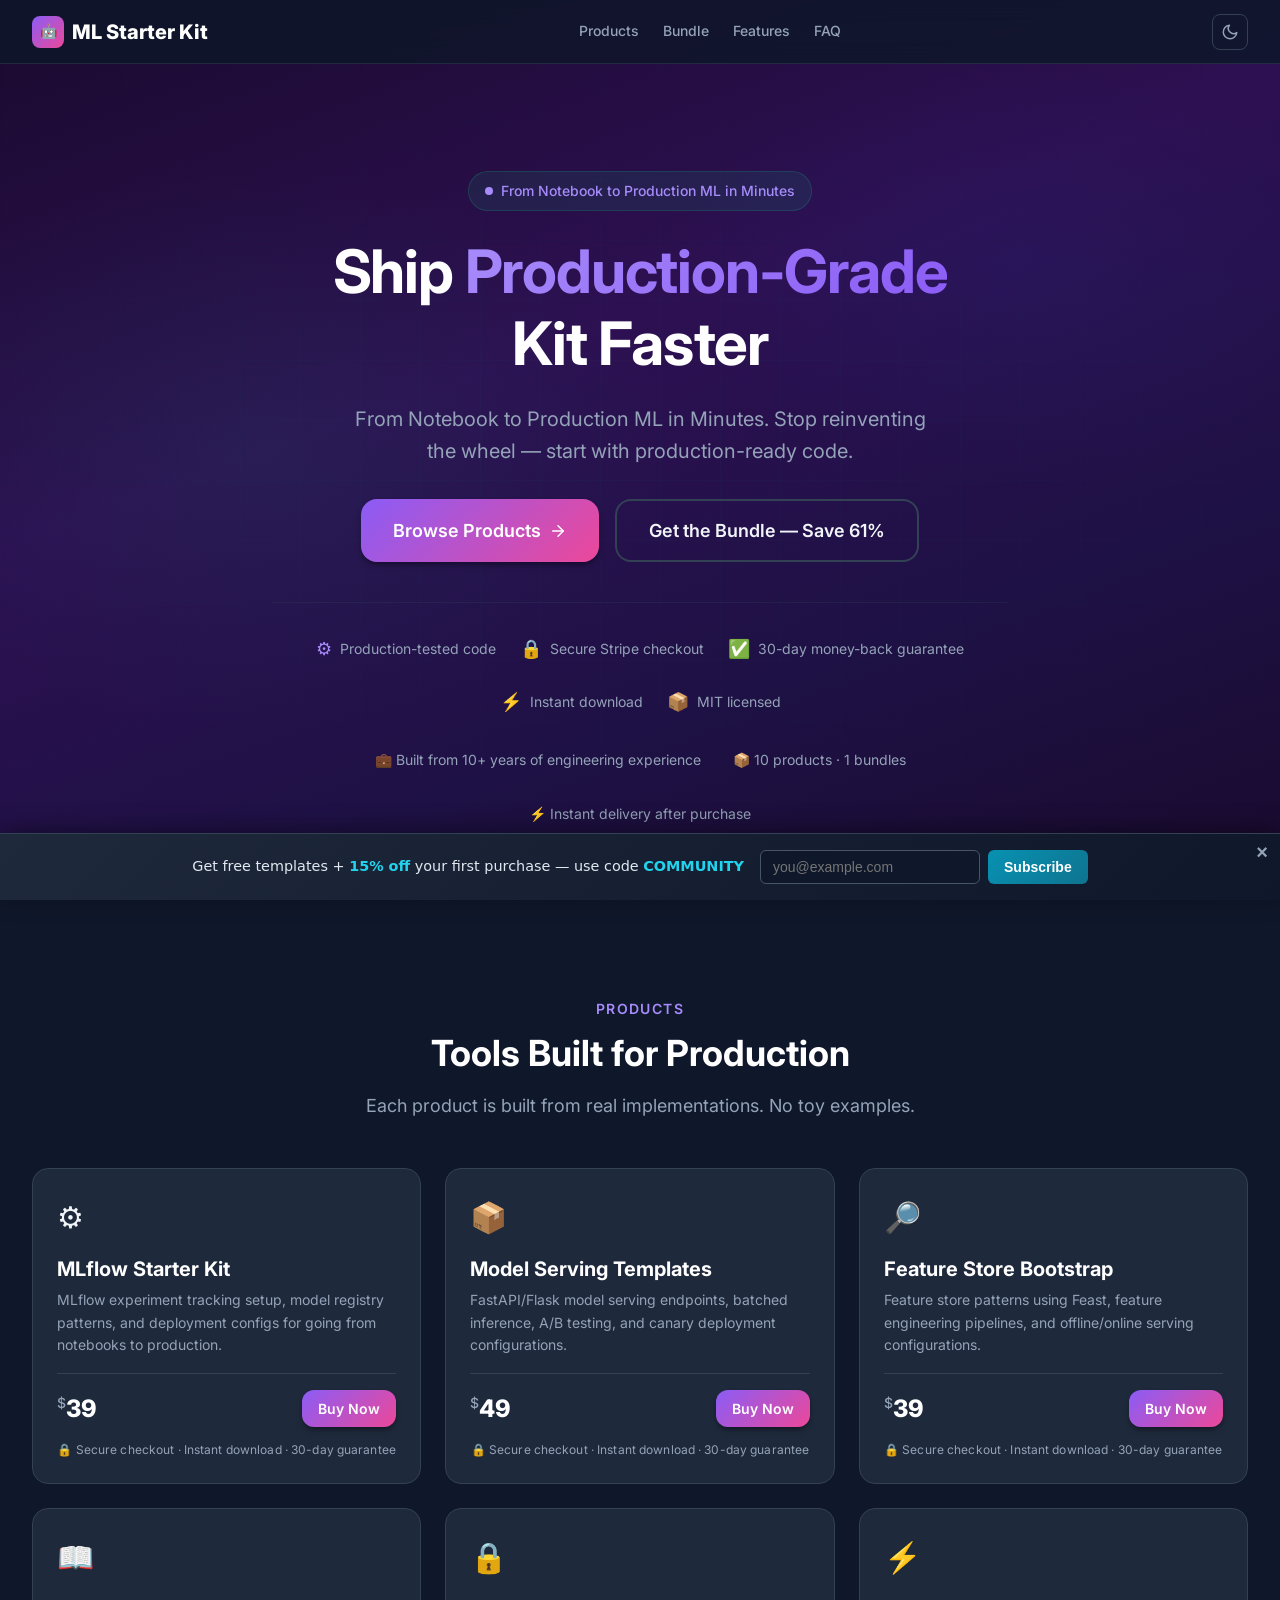
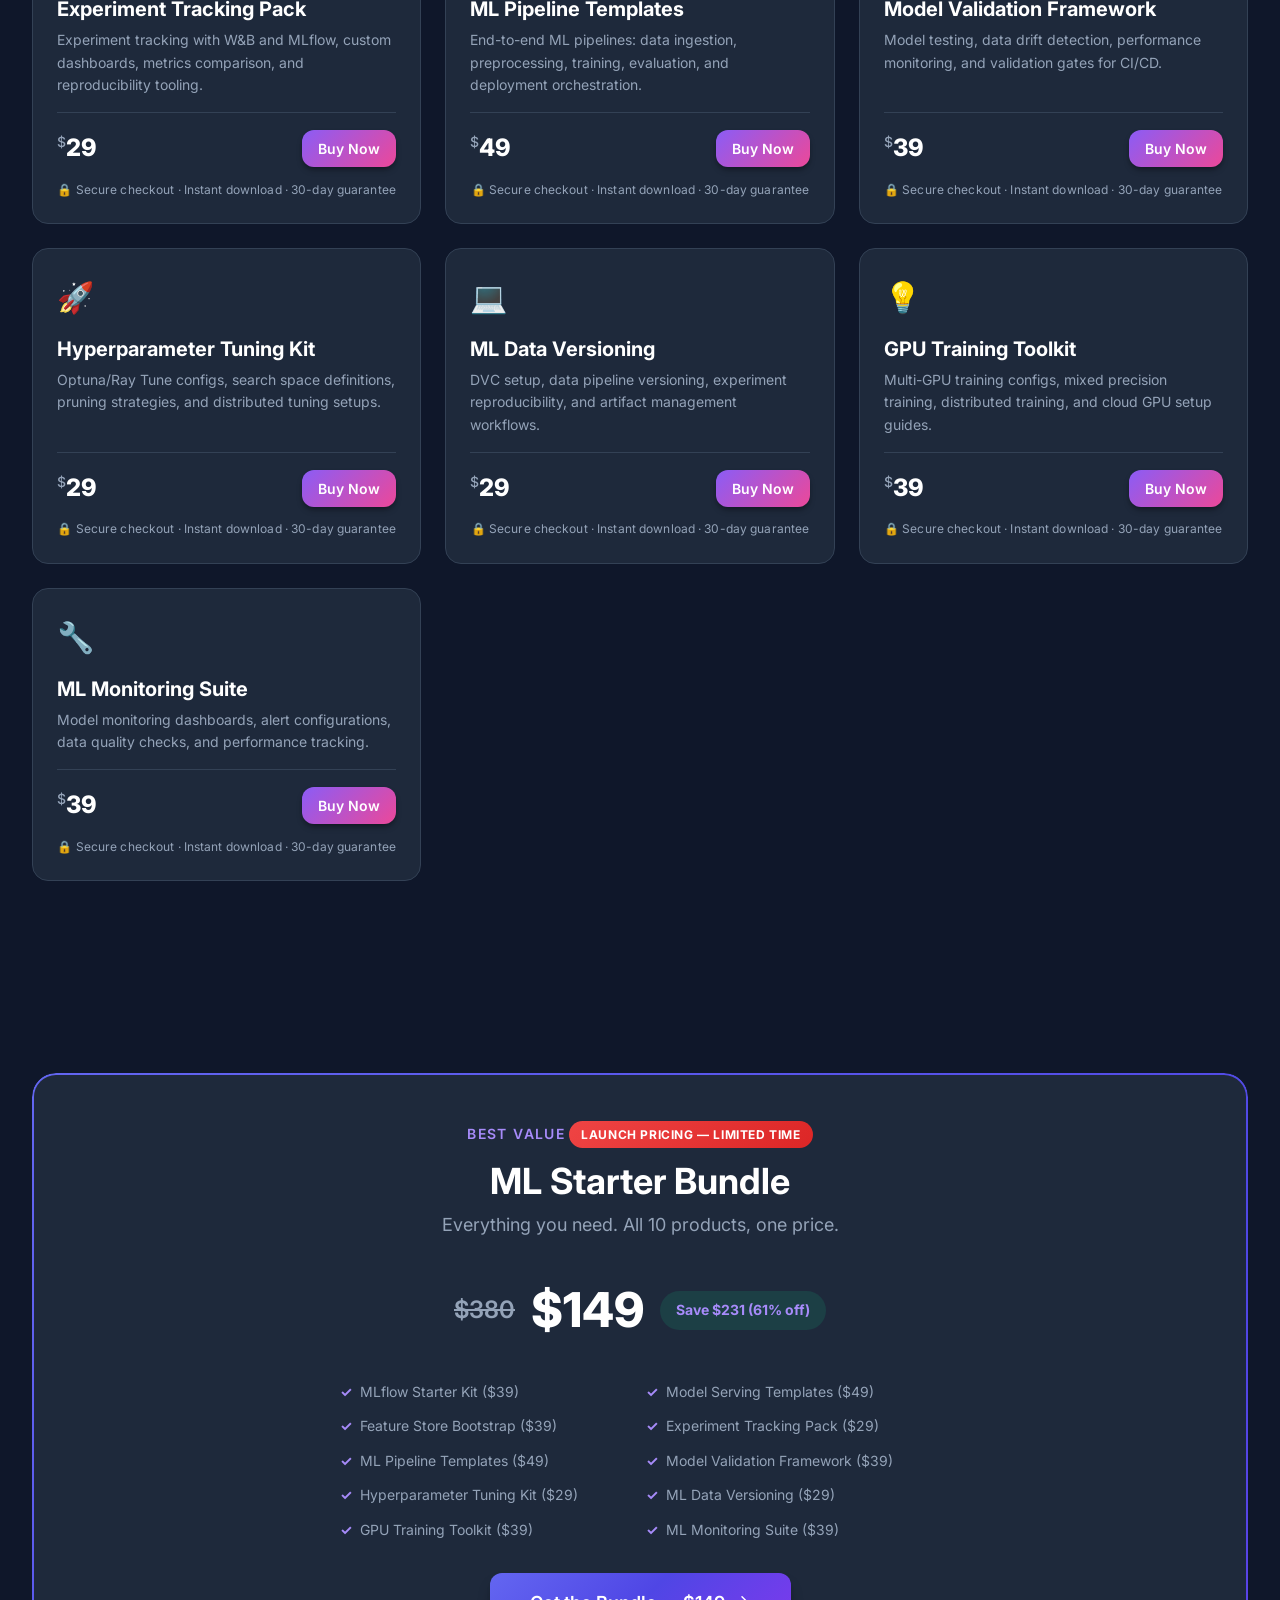
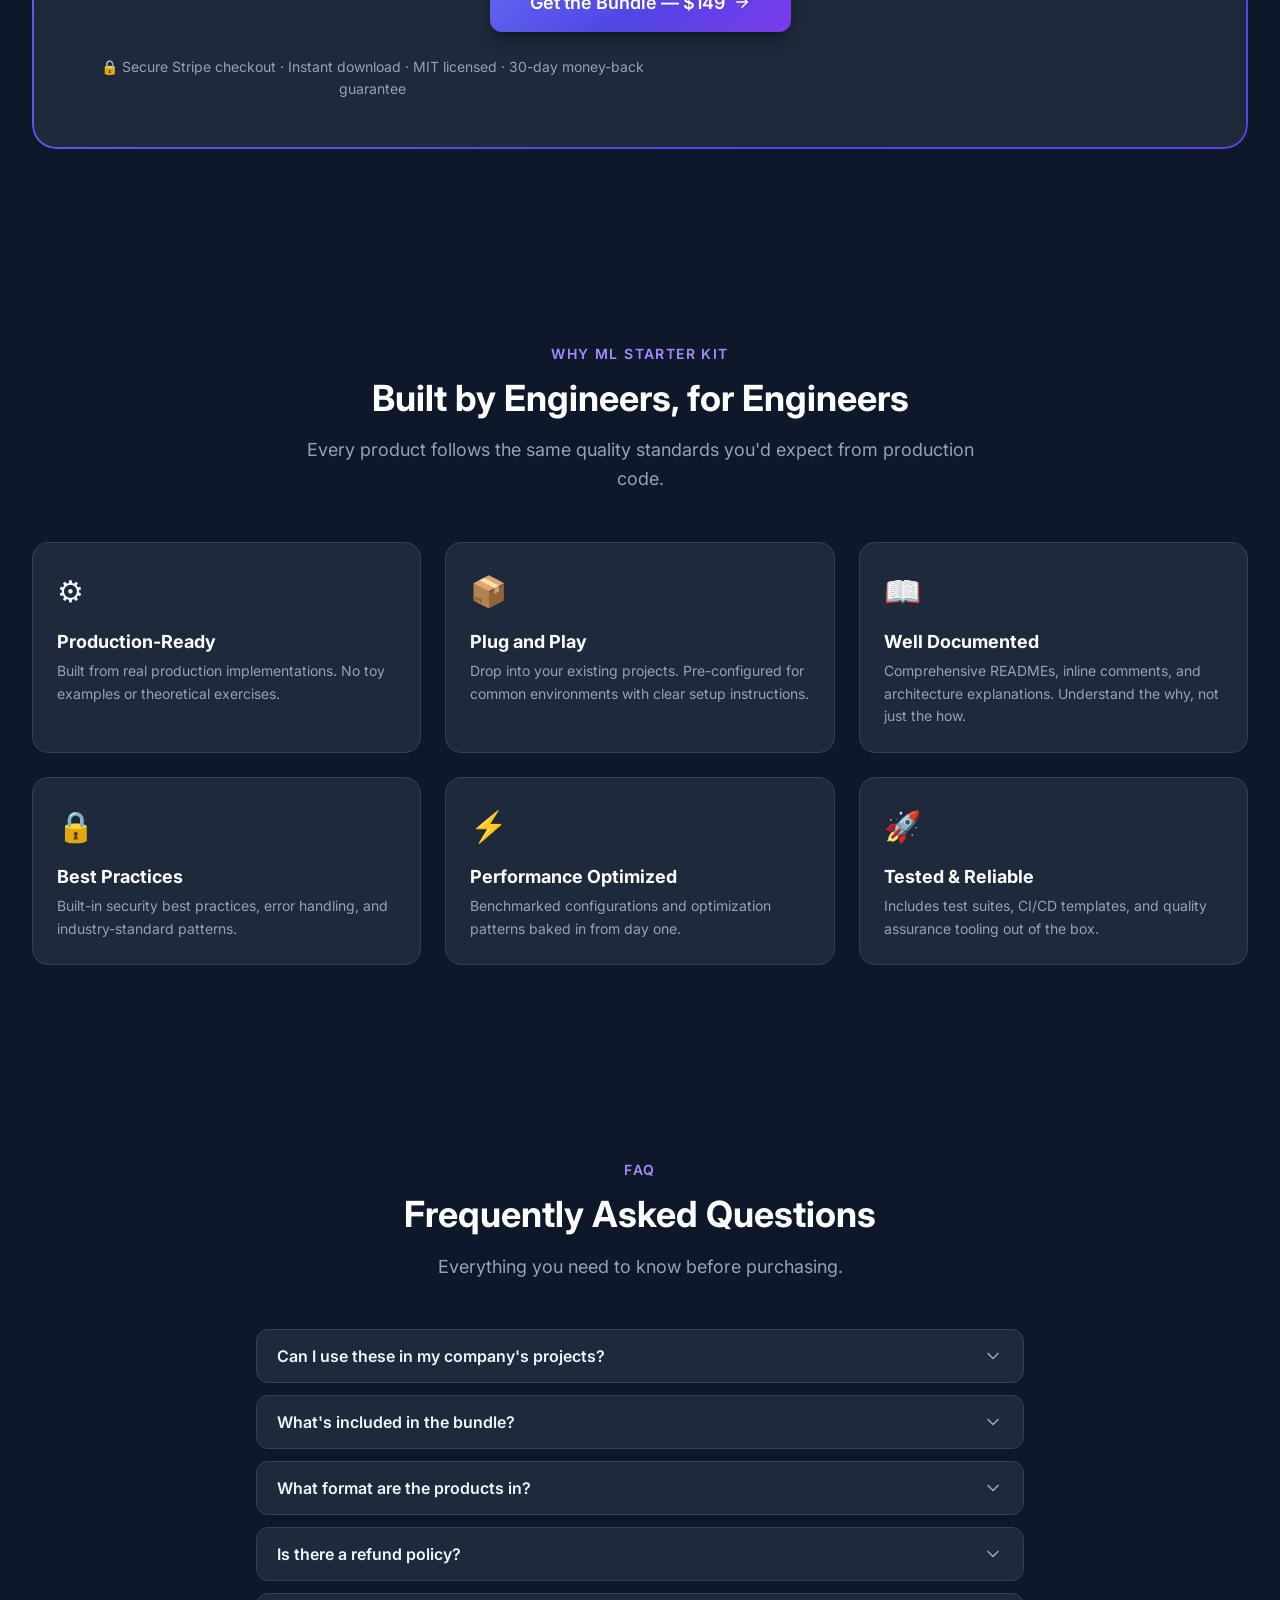
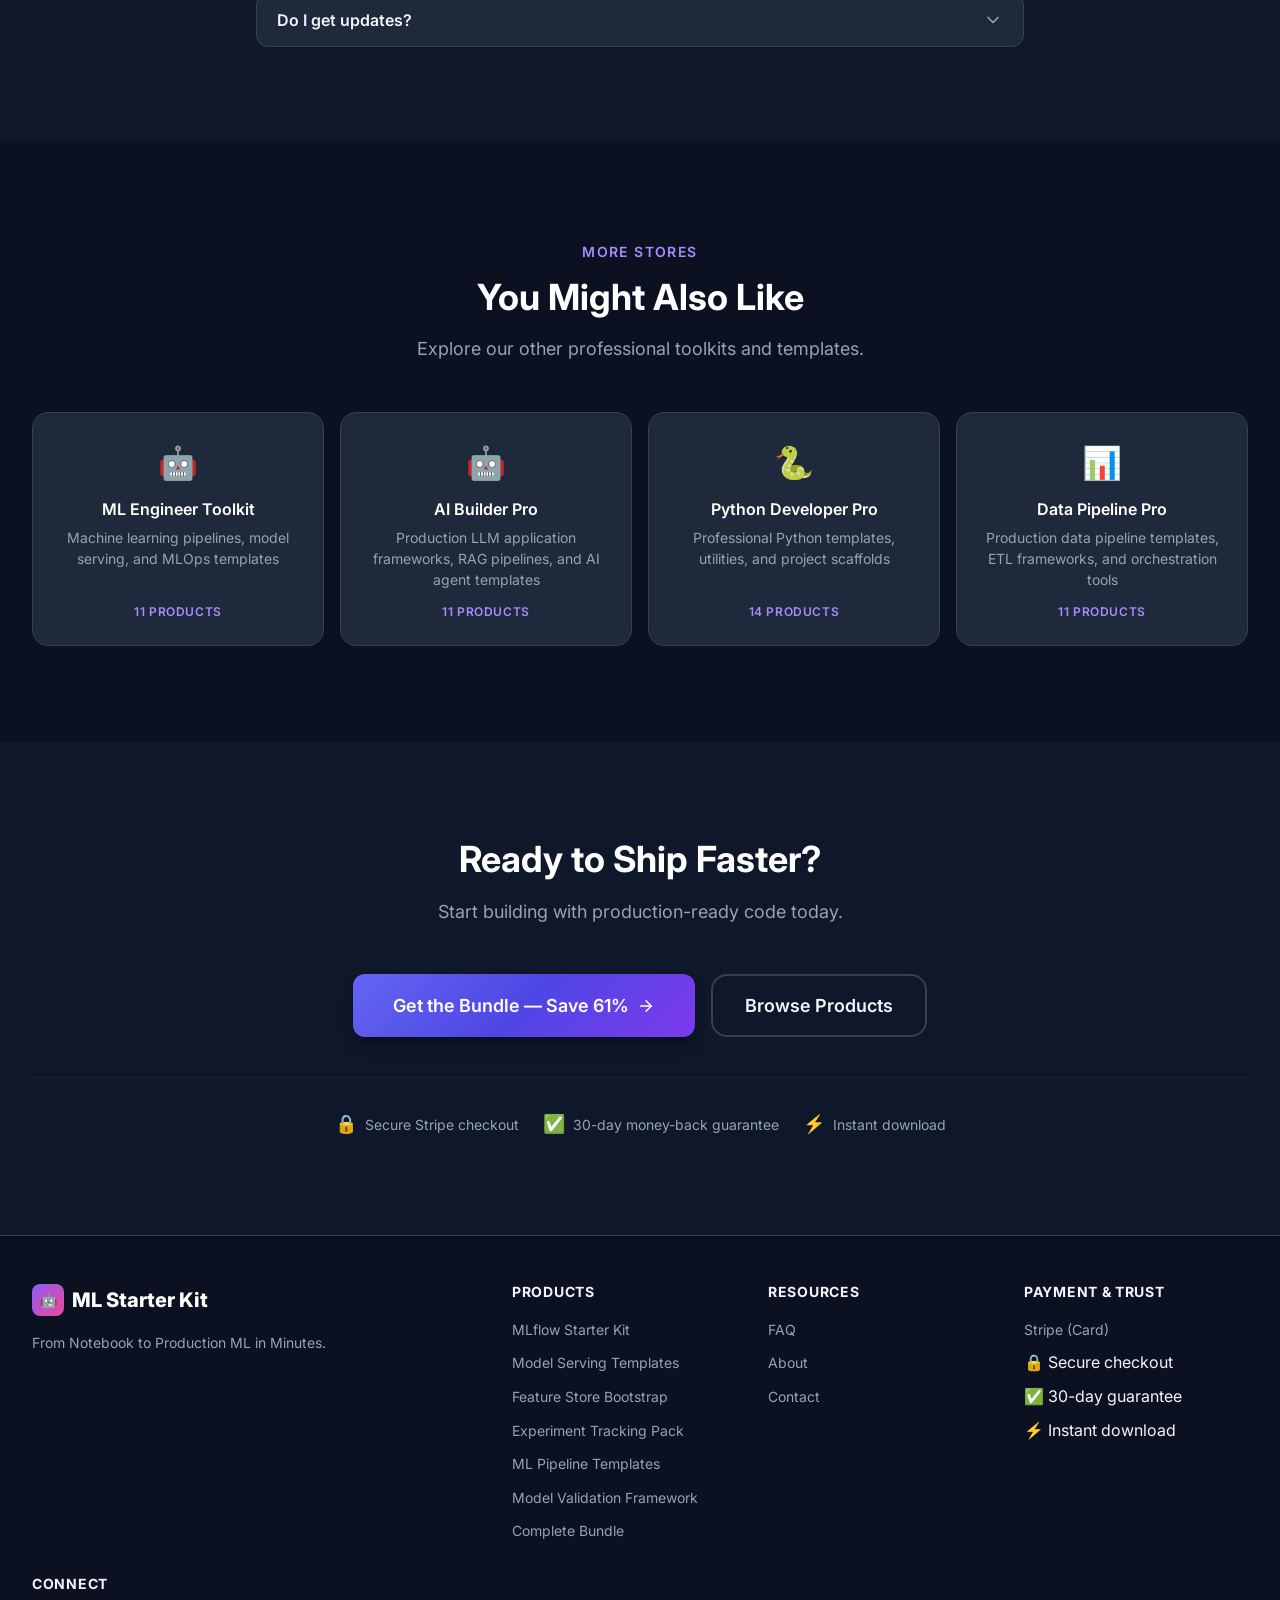
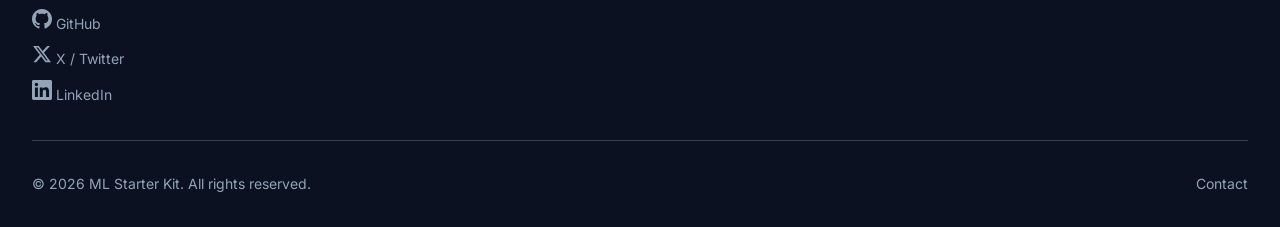
<file: index.html>
<!DOCTYPE html>
<html lang="en" data-theme="dark">
<head>
  <meta charset="UTF-8">
  <meta name="viewport" content="width=device-width, initial-scale=1.0">
  <meta name="description" content="From Notebook to Production ML in Minutes. Professional tools, templates, and guides you can deploy immediately.">
  <meta name="keywords" content="machine learning starter, ML beginner, MLflow, model serving, feature store, ML pipeline, experiment tracking">
  <meta name="author" content="ML Starter Kit">

  <link rel="canonical" href="https://inity13.github.io/ml-starter-kit/">
  <meta name="theme-color" content="#8b5cf6">

  <meta property="og:title" content="ML Starter Kit — From Notebook to Production ML in Minutes">
  <meta property="og:description" content="From Notebook to Production ML in Minutes. Ship faster with production-ready code.">
  <meta property="og:type" content="website">
  <meta property="og:url" content="https://inity13.github.io/ml-starter-kit/">
  <meta property="og:image" content="https://inity13.github.io/ml-starter-kit/og-image.svg">
  <meta property="og:site_name" content="ML Starter Kit">

  <meta name="twitter:card" content="summary_large_image">
  <meta name="twitter:title" content="ML Starter Kit — From Notebook to Production ML in Minutes">
  <meta name="twitter:description" content="From Notebook to Production ML in Minutes">
  <meta name="twitter:image" content="https://inity13.github.io/ml-starter-kit/og-image.svg">
  <meta name="twitter:site" content="@DatanestDev">

  <title>ML Starter Kit — From Notebook to Production ML in Minutes</title>
  <link rel="icon" type="image/svg+xml" href="favicon.svg">
  <link rel="apple-touch-icon" href="og-image.svg">
  <link rel="stylesheet" href="style.css">

  <script type="application/ld+json">
  {
    "@context": "https://schema.org",
    "@type": "WebSite",
    "name": "ML Starter Kit",
    "url": "https://inity13.github.io/ml-starter-kit",
    "description": "From Notebook to Production ML in Minutes"
  }
  </script>
  <script type="application/ld+json">
  {
    "@context": "https://schema.org",
    "@type": "ItemList",
    "name": "ML Starter Kit Products",
    "itemListElement": [
      {
        "@type": "ListItem",
        "position": 1,
        "item": {
          "@type": "Product",
          "name": "MLflow Starter Kit",
          "description": "MLflow experiment tracking setup, model registry patterns, and deployment configs for going from notebooks to production",
          "image": "https://inity13.github.io/ml-starter-kit/og-image.svg",
          "url": "https://buy.stripe.com/14A6oHfTh5KKgZQ8ylgjD0H",
          "brand": { "@type": "Brand", "name": "ML Starter Kit" },
          "offers": {
            "@type": "Offer",
            "price": "39.00",
            "priceCurrency": "USD",
            "availability": "https://schema.org/InStock",
            "url": "https://buy.stripe.com/14A6oHfTh5KKgZQ8ylgjD0H",
            "seller": { "@type": "Organization", "name": "ML Starter Kit" }
          }
        }
      },
      {
        "@type": "ListItem",
        "position": 2,
        "item": {
          "@type": "Product",
          "name": "Model Serving Templates",
          "description": "FastAPI/Flask model serving endpoints, batched inference, A/B testing, and canary deployment configurations.",
          "image": "https://inity13.github.io/ml-starter-kit/og-image.svg",
          "url": "https://buy.stripe.com/8x2bJ136v6OO7pg4i5gjD0J",
          "brand": { "@type": "Brand", "name": "ML Starter Kit" },
          "offers": {
            "@type": "Offer",
            "price": "49.00",
            "priceCurrency": "USD",
            "availability": "https://schema.org/InStock",
            "url": "https://buy.stripe.com/8x2bJ136v6OO7pg4i5gjD0J",
            "seller": { "@type": "Organization", "name": "ML Starter Kit" }
          }
        }
      },
      {
        "@type": "ListItem",
        "position": 3,
        "item": {
          "@type": "Product",
          "name": "Feature Store Bootstrap",
          "description": "Feature store patterns using Feast, feature engineering pipelines, and offline/online serving configurations.",
          "image": "https://inity13.github.io/ml-starter-kit/og-image.svg",
          "url": "https://buy.stripe.com/7sY3cv9uT5KK390dSFgjD0L",
          "brand": { "@type": "Brand", "name": "ML Starter Kit" },
          "offers": {
            "@type": "Offer",
            "price": "39.00",
            "priceCurrency": "USD",
            "availability": "https://schema.org/InStock",
            "url": "https://buy.stripe.com/7sY3cv9uT5KK390dSFgjD0L",
            "seller": { "@type": "Organization", "name": "ML Starter Kit" }
          }
        }
      },
      {
        "@type": "ListItem",
        "position": 4,
        "item": {
          "@type": "Product",
          "name": "Experiment Tracking Pack",
          "description": "Experiment tracking with W&B and MLflow, custom dashboards, metrics comparison, and reproducibility tooling.",
          "image": "https://inity13.github.io/ml-starter-kit/og-image.svg",
          "url": "https://buy.stripe.com/dRmaEX5eD1uugZQ01PgjD0N",
          "brand": { "@type": "Brand", "name": "ML Starter Kit" },
          "offers": {
            "@type": "Offer",
            "price": "29.00",
            "priceCurrency": "USD",
            "availability": "https://schema.org/InStock",
            "url": "https://buy.stripe.com/dRmaEX5eD1uugZQ01PgjD0N",
            "seller": { "@type": "Organization", "name": "ML Starter Kit" }
          }
        }
      },
      {
        "@type": "ListItem",
        "position": 5,
        "item": {
          "@type": "Product",
          "name": "ML Pipeline Templates",
          "description": "End-to-end ML pipelines: data ingestion, preprocessing, training, evaluation, and deployment orchestration.",
          "image": "https://inity13.github.io/ml-starter-kit/og-image.svg",
          "url": "https://buy.stripe.com/5kQcN59uTddc24W4i5gjD0P",
          "brand": { "@type": "Brand", "name": "ML Starter Kit" },
          "offers": {
            "@type": "Offer",
            "price": "49.00",
            "priceCurrency": "USD",
            "availability": "https://schema.org/InStock",
            "url": "https://buy.stripe.com/5kQcN59uTddc24W4i5gjD0P",
            "seller": { "@type": "Organization", "name": "ML Starter Kit" }
          }
        }
      },
      {
        "@type": "ListItem",
        "position": 6,
        "item": {
          "@type": "Product",
          "name": "Model Validation Framework",
          "description": "Model testing, data drift detection, performance monitoring, and validation gates for CI/CD.",
          "image": "https://inity13.github.io/ml-starter-kit/og-image.svg",
          "url": "https://buy.stripe.com/7sY28r6iH5KK10SbKxgjD0R",
          "brand": { "@type": "Brand", "name": "ML Starter Kit" },
          "offers": {
            "@type": "Offer",
            "price": "39.00",
            "priceCurrency": "USD",
            "availability": "https://schema.org/InStock",
            "url": "https://buy.stripe.com/7sY28r6iH5KK10SbKxgjD0R",
            "seller": { "@type": "Organization", "name": "ML Starter Kit" }
          }
        }
      },
      {
        "@type": "ListItem",
        "position": 7,
        "item": {
          "@type": "Product",
          "name": "Hyperparameter Tuning Kit",
          "description": "Optuna/Ray Tune configs, search space definitions, pruning strategies, and distributed tuning setups.",
          "image": "https://inity13.github.io/ml-starter-kit/og-image.svg",
          "url": "https://buy.stripe.com/14AcN57mL3CC24W4i5gjD0T",
          "brand": { "@type": "Brand", "name": "ML Starter Kit" },
          "offers": {
            "@type": "Offer",
            "price": "29.00",
            "priceCurrency": "USD",
            "availability": "https://schema.org/InStock",
            "url": "https://buy.stripe.com/14AcN57mL3CC24W4i5gjD0T",
            "seller": { "@type": "Organization", "name": "ML Starter Kit" }
          }
        }
      },
      {
        "@type": "ListItem",
        "position": 8,
        "item": {
          "@type": "Product",
          "name": "ML Data Versioning",
          "description": "DVC setup, data pipeline versioning, experiment reproducibility, and artifact management workflows.",
          "image": "https://inity13.github.io/ml-starter-kit/og-image.svg",
          "url": "https://buy.stripe.com/8x25kDgXl5KKgZQ4i5gjD0V",
          "brand": { "@type": "Brand", "name": "ML Starter Kit" },
          "offers": {
            "@type": "Offer",
            "price": "29.00",
            "priceCurrency": "USD",
            "availability": "https://schema.org/InStock",
            "url": "https://buy.stripe.com/8x25kDgXl5KKgZQ4i5gjD0V",
            "seller": { "@type": "Organization", "name": "ML Starter Kit" }
          }
        }
      },
      {
        "@type": "ListItem",
        "position": 9,
        "item": {
          "@type": "Product",
          "name": "GPU Training Toolkit",
          "description": "Multi-GPU training configs, mixed precision training, distributed training, and cloud GPU setup guides.",
          "image": "https://inity13.github.io/ml-starter-kit/og-image.svg",
          "url": "https://buy.stripe.com/9B614n36vddc7pgeWJgjD0X",
          "brand": { "@type": "Brand", "name": "ML Starter Kit" },
          "offers": {
            "@type": "Offer",
            "price": "39.00",
            "priceCurrency": "USD",
            "availability": "https://schema.org/InStock",
            "url": "https://buy.stripe.com/9B614n36vddc7pgeWJgjD0X",
            "seller": { "@type": "Organization", "name": "ML Starter Kit" }
          }
        }
      },
      {
        "@type": "ListItem",
        "position": 10,
        "item": {
          "@type": "Product",
          "name": "ML Monitoring Suite",
          "description": "Model monitoring dashboards, alert configurations, data quality checks, and performance tracking.",
          "image": "https://inity13.github.io/ml-starter-kit/og-image.svg",
          "url": "https://buy.stripe.com/14A8wP36v3CC9xo4i5gjD0Z",
          "brand": { "@type": "Brand", "name": "ML Starter Kit" },
          "offers": {
            "@type": "Offer",
            "price": "39.00",
            "priceCurrency": "USD",
            "availability": "https://schema.org/InStock",
            "url": "https://buy.stripe.com/14A8wP36v3CC9xo4i5gjD0Z",
            "seller": { "@type": "Organization", "name": "ML Starter Kit" }
          }
        }
      }
    ]
  }
  </script>
</head>
<body>
  <a href="#main" class="skip-link">Skip to main content</a>

  <header class="site-header" role="banner">
    <div class="container header-inner">
      <a href="#" class="logo" aria-label="ML Starter Kit home">
        <span class="logo-icon" aria-hidden="true">&#129302;</span>
        ML Starter Kit
      </a>
      <nav class="nav-desktop" aria-label="Main navigation">
        <a href="#products">Products</a>
        <a href="#bundle">Bundle</a>
        <a href="#features">Features</a>
        <a href="#faq">FAQ</a>
      </nav>
      <div class="header-actions">
        <button class="theme-toggle" aria-label="Toggle dark/light mode">
          <svg class="icon-moon" width="18" height="18" viewBox="0 0 24 24" fill="none" stroke="currentColor" stroke-width="2" stroke-linecap="round" stroke-linejoin="round" aria-hidden="true"><path d="M21 12.79A9 9 0 1111.21 3 7 7 0 0021 12.79z"/></svg>
          <svg class="icon-sun" width="18" height="18" viewBox="0 0 24 24" fill="none" stroke="currentColor" stroke-width="2" stroke-linecap="round" stroke-linejoin="round" aria-hidden="true"><circle cx="12" cy="12" r="5"/><line x1="12" y1="1" x2="12" y2="3"/><line x1="12" y1="21" x2="12" y2="23"/><line x1="4.22" y1="4.22" x2="5.64" y2="5.64"/><line x1="18.36" y1="18.36" x2="19.78" y2="19.78"/><line x1="1" y1="12" x2="3" y2="12"/><line x1="21" y1="12" x2="23" y2="12"/><line x1="4.22" y1="19.78" x2="5.64" y2="18.36"/><line x1="18.36" y1="5.64" x2="19.78" y2="4.22"/></svg>
        </button>
        <button class="mobile-menu-btn" id="mobile-menu-btn" aria-label="Toggle menu" aria-expanded="false" aria-controls="mobile-nav">
          <svg width="24" height="24" viewBox="0 0 24 24" fill="none" stroke="currentColor" stroke-width="2" stroke-linecap="round" stroke-linejoin="round" aria-hidden="true"><line x1="3" y1="6" x2="21" y2="6"/><line x1="3" y1="12" x2="21" y2="12"/><line x1="3" y1="18" x2="21" y2="18"/></svg>
        </button>
      </div>
    </div>
    <nav class="nav-mobile" id="mobile-nav" aria-label="Mobile navigation">
      <a href="#products">Products</a>
      <a href="#bundle">Bundle</a>
      <a href="#features">Features</a>
      <a href="#faq">FAQ</a>
    </nav>
  </header>

  <main id="main">
    <section class="hero" aria-labelledby="hero-heading">
      <div class="hero-grid" aria-hidden="true"></div>
      <div class="container hero-content">
        <div class="hero-badge">
          <span class="pulse-dot" aria-hidden="true"></span>
          From Notebook to Production ML in Minutes
        </div>
        <h1 id="hero-heading">
          Ship <span class="gradient-text">Production-Grade</span><br>Kit Faster
        </h1>
        <p class="hero-subtitle">
          From Notebook to Production ML in Minutes. Stop reinventing the wheel — start with production-ready code.
        </p>
        <div class="hero-actions">
          <a href="#products" class="btn btn-primary btn-lg">
            Browse Products
            <svg width="18" height="18" viewBox="0 0 24 24" fill="none" stroke="currentColor" stroke-width="2" stroke-linecap="round" stroke-linejoin="round" aria-hidden="true"><line x1="5" y1="12" x2="19" y2="12"/><polyline points="12 5 19 12 12 19"/></svg>
          </a>
          <a href="https://buy.stripe.com/5kQ6oH4azddc7pg8ylgjD11" class="btn btn-secondary btn-lg">
            Get the Bundle — Save 61%
          </a>
        </div>
        <div class="trust-indicators">
          <div class="trust-item">
            <span class="trust-icon" aria-hidden="true">&#9881;</span>
            <span>Production-tested code</span>
          </div>
          <div class="trust-item">
            <span class="trust-icon" aria-hidden="true">&#128274;</span>
            <span>Secure Stripe checkout</span>
          </div>
          <div class="trust-item">
            <span class="trust-icon" aria-hidden="true">&#9989;</span>
            <span>30-day money-back guarantee</span>
          </div>
          <div class="trust-item">
            <span class="trust-icon" aria-hidden="true">&#9889;</span>
            <span>Instant download</span>
          </div>
          <div class="trust-item">
            <span class="trust-icon" aria-hidden="true">&#128230;</span>
            <span>MIT licensed</span>
          </div>
        </div>

        <div class="social-proof" style="margin-top: 2rem; display: flex; gap: 2rem; justify-content: center; flex-wrap: wrap; font-size: 0.875rem; color: var(--color-text-muted, #94a3b8);">
          <span>&#128188; Built from 10+ years of engineering experience</span>
          <span>&#128230; 10 products &middot; 1 bundles</span>
          <span>&#9889; Instant delivery after purchase</span>
        </div>
      </div>
    </section>

    <section class="section" id="products" aria-labelledby="products-heading">
      <div class="container">
        <div class="section-header">
          <span class="section-label">Products</span>
          <h2 id="products-heading">Tools Built for Production</h2>
          <p>Each product is built from real implementations. No toy examples.</p>
        </div>
        <div class="products-grid">
          <article class="product-card reveal" style="--card-gradient: linear-gradient(135deg, #f97316, #ea580c)">
            <span class="product-card-icon" aria-hidden="true">&#9881;</span>
            <h3>MLflow Starter Kit</h3>
            <p class="tagline">MLflow experiment tracking setup, model registry patterns, and deployment configs for going from notebooks to production.</p>
            <div class="price-row">
              <span class="price"><span class="currency">$</span>39</span>
              <a href="https://buy.stripe.com/14A6oHfTh5KKgZQ8ylgjD0H" class="btn btn-primary btn-sm">Buy Now</a>
            </div>
            <p class="product-trust-line">&#128274; Secure checkout &middot; Instant download &middot; 30-day guarantee</p>
          </article>

          <article class="product-card reveal reveal-delay-1" style="--card-gradient: linear-gradient(135deg, #3b82f6, #2563eb)">
            <span class="product-card-icon" aria-hidden="true">&#128230;</span>
            <h3>Model Serving Templates</h3>
            <p class="tagline">FastAPI/Flask model serving endpoints, batched inference, A/B testing, and canary deployment configurations.</p>
            <div class="price-row">
              <span class="price"><span class="currency">$</span>49</span>
              <a href="https://buy.stripe.com/8x2bJ136v6OO7pg4i5gjD0J" class="btn btn-primary btn-sm">Buy Now</a>
            </div>
            <p class="product-trust-line">&#128274; Secure checkout &middot; Instant download &middot; 30-day guarantee</p>
          </article>

          <article class="product-card reveal reveal-delay-2" style="--card-gradient: linear-gradient(135deg, #ef4444, #dc2626)">
            <span class="product-card-icon" aria-hidden="true">&#128270;</span>
            <h3>Feature Store Bootstrap</h3>
            <p class="tagline">Feature store patterns using Feast, feature engineering pipelines, and offline/online serving configurations.</p>
            <div class="price-row">
              <span class="price"><span class="currency">$</span>39</span>
              <a href="https://buy.stripe.com/7sY3cv9uT5KK390dSFgjD0L" class="btn btn-primary btn-sm">Buy Now</a>
            </div>
            <p class="product-trust-line">&#128274; Secure checkout &middot; Instant download &middot; 30-day guarantee</p>
          </article>

          <article class="product-card reveal reveal-delay-3" style="--card-gradient: linear-gradient(135deg, #10b981, #059669)">
            <span class="product-card-icon" aria-hidden="true">&#128214;</span>
            <h3>Experiment Tracking Pack</h3>
            <p class="tagline">Experiment tracking with W&B and MLflow, custom dashboards, metrics comparison, and reproducibility tooling.</p>
            <div class="price-row">
              <span class="price"><span class="currency">$</span>29</span>
              <a href="https://buy.stripe.com/dRmaEX5eD1uugZQ01PgjD0N" class="btn btn-primary btn-sm">Buy Now</a>
            </div>
            <p class="product-trust-line">&#128274; Secure checkout &middot; Instant download &middot; 30-day guarantee</p>
          </article>

          <article class="product-card reveal reveal-delay-0" style="--card-gradient: linear-gradient(135deg, #8b5cf6, #7c3aed)">
            <span class="product-card-icon" aria-hidden="true">&#128274;</span>
            <h3>ML Pipeline Templates</h3>
            <p class="tagline">End-to-end ML pipelines: data ingestion, preprocessing, training, evaluation, and deployment orchestration.</p>
            <div class="price-row">
              <span class="price"><span class="currency">$</span>49</span>
              <a href="https://buy.stripe.com/5kQcN59uTddc24W4i5gjD0P" class="btn btn-primary btn-sm">Buy Now</a>
            </div>
            <p class="product-trust-line">&#128274; Secure checkout &middot; Instant download &middot; 30-day guarantee</p>
          </article>

          <article class="product-card reveal reveal-delay-1" style="--card-gradient: linear-gradient(135deg, #ec4899, #db2777)">
            <span class="product-card-icon" aria-hidden="true">&#9889;</span>
            <h3>Model Validation Framework</h3>
            <p class="tagline">Model testing, data drift detection, performance monitoring, and validation gates for CI/CD.</p>
            <div class="price-row">
              <span class="price"><span class="currency">$</span>39</span>
              <a href="https://buy.stripe.com/7sY28r6iH5KK10SbKxgjD0R" class="btn btn-primary btn-sm">Buy Now</a>
            </div>
            <p class="product-trust-line">&#128274; Secure checkout &middot; Instant download &middot; 30-day guarantee</p>
          </article>

          <article class="product-card reveal reveal-delay-2" style="--card-gradient: linear-gradient(135deg, #14b8a6, #0d9488)">
            <span class="product-card-icon" aria-hidden="true">&#128640;</span>
            <h3>Hyperparameter Tuning Kit</h3>
            <p class="tagline">Optuna/Ray Tune configs, search space definitions, pruning strategies, and distributed tuning setups.</p>
            <div class="price-row">
              <span class="price"><span class="currency">$</span>29</span>
              <a href="https://buy.stripe.com/14AcN57mL3CC24W4i5gjD0T" class="btn btn-primary btn-sm">Buy Now</a>
            </div>
            <p class="product-trust-line">&#128274; Secure checkout &middot; Instant download &middot; 30-day guarantee</p>
          </article>

          <article class="product-card reveal reveal-delay-3" style="--card-gradient: linear-gradient(135deg, #f59e0b, #d97706)">
            <span class="product-card-icon" aria-hidden="true">&#128187;</span>
            <h3>ML Data Versioning</h3>
            <p class="tagline">DVC setup, data pipeline versioning, experiment reproducibility, and artifact management workflows.</p>
            <div class="price-row">
              <span class="price"><span class="currency">$</span>29</span>
              <a href="https://buy.stripe.com/8x25kDgXl5KKgZQ4i5gjD0V" class="btn btn-primary btn-sm">Buy Now</a>
            </div>
            <p class="product-trust-line">&#128274; Secure checkout &middot; Instant download &middot; 30-day guarantee</p>
          </article>

          <article class="product-card reveal reveal-delay-0" style="--card-gradient: linear-gradient(135deg, #6366f1, #4f46e5)">
            <span class="product-card-icon" aria-hidden="true">&#128161;</span>
            <h3>GPU Training Toolkit</h3>
            <p class="tagline">Multi-GPU training configs, mixed precision training, distributed training, and cloud GPU setup guides.</p>
            <div class="price-row">
              <span class="price"><span class="currency">$</span>39</span>
              <a href="https://buy.stripe.com/9B614n36vddc7pgeWJgjD0X" class="btn btn-primary btn-sm">Buy Now</a>
            </div>
            <p class="product-trust-line">&#128274; Secure checkout &middot; Instant download &middot; 30-day guarantee</p>
          </article>

          <article class="product-card reveal reveal-delay-1" style="--card-gradient: linear-gradient(135deg, #06b6d4, #0891b2)">
            <span class="product-card-icon" aria-hidden="true">&#128295;</span>
            <h3>ML Monitoring Suite</h3>
            <p class="tagline">Model monitoring dashboards, alert configurations, data quality checks, and performance tracking.</p>
            <div class="price-row">
              <span class="price"><span class="currency">$</span>39</span>
              <a href="https://buy.stripe.com/14A8wP36v3CC9xo4i5gjD0Z" class="btn btn-primary btn-sm">Buy Now</a>
            </div>
            <p class="product-trust-line">&#128274; Secure checkout &middot; Instant download &middot; 30-day guarantee</p>
          </article>
        </div>
      </div>
    </section>

    <section class="section bundle-section" id="bundle" aria-labelledby="bundle-heading">
      <div class="container">
        <div class="bundle-card">
          <span class="section-label">Best Value</span>
          <div style="display: inline-block; background: linear-gradient(135deg, #ef4444, #dc2626); color: white; padding: 0.25rem 0.75rem; border-radius: 9999px; font-size: 0.75rem; font-weight: 700; text-transform: uppercase; letter-spacing: 0.05em; margin-bottom: 0.75rem;">Launch Pricing — Limited Time</div>
          <h2 id="bundle-heading">ML Starter Bundle</h2>
          <p class="tagline">Everything you need. All 10 products, one price.</p>
          <div class="bundle-pricing">
            <span class="bundle-original-price">$380</span>
            <span class="bundle-price">$149</span>
            <span class="bundle-savings">Save $231 (61% off)</span>
          </div>
          <ul class="bundle-includes" aria-label="Bundle includes">
            <li><span class="check" aria-hidden="true">&#10003;</span> MLflow Starter Kit ($39)</li>
            <li><span class="check" aria-hidden="true">&#10003;</span> Model Serving Templates ($49)</li>
            <li><span class="check" aria-hidden="true">&#10003;</span> Feature Store Bootstrap ($39)</li>
            <li><span class="check" aria-hidden="true">&#10003;</span> Experiment Tracking Pack ($29)</li>
            <li><span class="check" aria-hidden="true">&#10003;</span> ML Pipeline Templates ($49)</li>
            <li><span class="check" aria-hidden="true">&#10003;</span> Model Validation Framework ($39)</li>
            <li><span class="check" aria-hidden="true">&#10003;</span> Hyperparameter Tuning Kit ($29)</li>
            <li><span class="check" aria-hidden="true">&#10003;</span> ML Data Versioning ($29)</li>
            <li><span class="check" aria-hidden="true">&#10003;</span> GPU Training Toolkit ($39)</li>
            <li><span class="check" aria-hidden="true">&#10003;</span> ML Monitoring Suite ($39)</li>
          </ul>
          <div class="bundle-actions">
            <a href="https://buy.stripe.com/5kQ6oH4azddc7pg8ylgjD11" class="btn btn-bundle">
              Get the Bundle — $149
              <svg width="18" height="18" viewBox="0 0 24 24" fill="none" stroke="currentColor" stroke-width="2" stroke-linecap="round" stroke-linejoin="round" aria-hidden="true"><line x1="5" y1="12" x2="19" y2="12"/><polyline points="12 5 19 12 12 19"/></svg>
            </a>
          </div>
          <p class="bundle-guarantee">&#128274; Secure Stripe checkout &middot; Instant download &middot; MIT licensed &middot; 30-day money-back guarantee</p>
        </div>
      </div>
    </section>

    <section class="section" id="features" aria-labelledby="features-heading">
      <div class="container">
        <div class="section-header">
          <span class="section-label">Why ML Starter Kit</span>
          <h2 id="features-heading">Built by Engineers, for Engineers</h2>
          <p>Every product follows the same quality standards you'd expect from production code.</p>
        </div>
        <div class="features-grid">
          <div class="feature-card reveal">
            <span class="feature-card-icon" aria-hidden="true">&#9881;</span>
            <h3>Production-Ready</h3>
            <p>Built from real production implementations. No toy examples or theoretical exercises.</p>
          </div>
          <div class="feature-card reveal reveal-delay-1">
            <span class="feature-card-icon" aria-hidden="true">&#128230;</span>
            <h3>Plug and Play</h3>
            <p>Drop into your existing projects. Pre-configured for common environments with clear setup instructions.</p>
          </div>
          <div class="feature-card reveal reveal-delay-2">
            <span class="feature-card-icon" aria-hidden="true">&#128214;</span>
            <h3>Well Documented</h3>
            <p>Comprehensive READMEs, inline comments, and architecture explanations. Understand the why, not just the how.</p>
          </div>
          <div class="feature-card reveal reveal-delay-3">
            <span class="feature-card-icon" aria-hidden="true">&#128274;</span>
            <h3>Best Practices</h3>
            <p>Built-in security best practices, error handling, and industry-standard patterns.</p>
          </div>
          <div class="feature-card reveal reveal-delay-4">
            <span class="feature-card-icon" aria-hidden="true">&#9889;</span>
            <h3>Performance Optimized</h3>
            <p>Benchmarked configurations and optimization patterns baked in from day one.</p>
          </div>
          <div class="feature-card reveal reveal-delay-5">
            <span class="feature-card-icon" aria-hidden="true">&#128640;</span>
            <h3>Tested &amp; Reliable</h3>
            <p>Includes test suites, CI/CD templates, and quality assurance tooling out of the box.</p>
          </div>
        </div>
      </div>
    </section>

    <section class="section faq-section" id="faq" aria-labelledby="faq-heading">
      <div class="container">
        <div class="section-header">
          <span class="section-label">FAQ</span>
          <h2 id="faq-heading">Frequently Asked Questions</h2>
          <p>Everything you need to know before purchasing.</p>
        </div>
        <div class="faq-list" role="list">
          <div class="faq-item" role="listitem">
            <button class="faq-question" aria-expanded="false">
              Can I use these in my company's projects?
              <svg class="faq-chevron" viewBox="0 0 24 24" fill="none" stroke="currentColor" stroke-width="2" stroke-linecap="round" stroke-linejoin="round" aria-hidden="true"><polyline points="6 9 12 15 18 9"/></svg>
            </button>
            <div class="faq-answer" role="region">
              <div class="faq-answer-inner">Yes. The MIT license allows commercial use, modification, and distribution. You can use these in your company's projects, client work, and internal tooling.</div>
            </div>
          </div>

          <div class="faq-item" role="listitem">
            <button class="faq-question" aria-expanded="false">
              What's included in the bundle?
              <svg class="faq-chevron" viewBox="0 0 24 24" fill="none" stroke="currentColor" stroke-width="2" stroke-linecap="round" stroke-linejoin="round" aria-hidden="true"><polyline points="6 9 12 15 18 9"/></svg>
            </button>
            <div class="faq-answer" role="region">
              <div class="faq-answer-inner">The ML Starter Bundle includes all 10 products at a 61% discount ($149). MLflow Starter Kit, Model Serving Templates, Feature Store Bootstrap, Experiment Tracking Pack, ML Pipeline Templates, and more.</div>
            </div>
          </div>

          <div class="faq-item" role="listitem">
            <button class="faq-question" aria-expanded="false">
              What format are the products in?
              <svg class="faq-chevron" viewBox="0 0 24 24" fill="none" stroke="currentColor" stroke-width="2" stroke-linecap="round" stroke-linejoin="round" aria-hidden="true"><polyline points="6 9 12 15 18 9"/></svg>
            </button>
            <div class="faq-answer" role="region">
              <div class="faq-answer-inner">Each product is a ZIP archive containing source code, configuration files, documentation, and a README with setup instructions. Products are delivered instantly after purchase.</div>
            </div>
          </div>

          <div class="faq-item" role="listitem">
            <button class="faq-question" aria-expanded="false">
              Is there a refund policy?
              <svg class="faq-chevron" viewBox="0 0 24 24" fill="none" stroke="currentColor" stroke-width="2" stroke-linecap="round" stroke-linejoin="round" aria-hidden="true"><polyline points="6 9 12 15 18 9"/></svg>
            </button>
            <div class="faq-answer" role="region">
              <div class="faq-answer-inner">Yes. Every purchase comes with a 30-day refund guarantee. If a product doesn't work for your needs, email us and we'll refund your purchase — no questions asked.</div>
            </div>
          </div>

          <div class="faq-item" role="listitem">
            <button class="faq-question" aria-expanded="false">
              Do I get updates?
              <svg class="faq-chevron" viewBox="0 0 24 24" fill="none" stroke="currentColor" stroke-width="2" stroke-linecap="round" stroke-linejoin="round" aria-hidden="true"><polyline points="6 9 12 15 18 9"/></svg>
            </button>
            <div class="faq-answer" role="region">
              <div class="faq-answer-inner">Yes. When products are updated, you'll receive access to the latest version. Major updates are announced via email.</div>
            </div>
          </div>
        </div>
      </div>
    </section>

    <section class="section cross-sell-section" aria-labelledby="cross-sell-heading">
      <div class="container">
        <div class="section-header">
          <span class="section-label">More Stores</span>
          <h2 id="cross-sell-heading">You Might Also Like</h2>
          <p>Explore our other professional toolkits and templates.</p>
        </div>
        <div class="cross-sell-grid">
            <a href="https://inity13.github.io/ml-engineer-toolkit/" class="cross-sell-card" target="_blank" rel="noopener">
              <span class="cross-sell-icon" aria-hidden="true">&#129302;</span>
              <h3>ML Engineer Toolkit</h3>
              <p>Machine learning pipelines, model serving, and MLOps templates</p>
              <span class="cross-sell-meta">11 products</span>
            </a>
            <a href="https://inity13.github.io/ai-builder-pro/" class="cross-sell-card" target="_blank" rel="noopener">
              <span class="cross-sell-icon" aria-hidden="true">&#129302;</span>
              <h3>AI Builder Pro</h3>
              <p>Production LLM application frameworks, RAG pipelines, and AI agent templates</p>
              <span class="cross-sell-meta">11 products</span>
            </a>
            <a href="https://inity13.github.io/python-developer-pro/" class="cross-sell-card" target="_blank" rel="noopener">
              <span class="cross-sell-icon" aria-hidden="true">&#128013;</span>
              <h3>Python Developer Pro</h3>
              <p>Professional Python templates, utilities, and project scaffolds</p>
              <span class="cross-sell-meta">14 products</span>
            </a>
            <a href="https://inity13.github.io/data-pipeline-pro/" class="cross-sell-card" target="_blank" rel="noopener">
              <span class="cross-sell-icon" aria-hidden="true">&#128202;</span>
              <h3>Data Pipeline Pro</h3>
              <p>Production data pipeline templates, ETL frameworks, and orchestration tools</p>
              <span class="cross-sell-meta">11 products</span>
            </a>
        </div>
      </div>
    </section>
    <section class="section" aria-labelledby="cta-heading" style="text-align: center;">
      <div class="container">
        <div class="section-header">
          <h2 id="cta-heading">Ready to Ship Faster?</h2>
          <p>Start building with production-ready code today.</p>
        </div>
        <div class="hero-actions" style="justify-content: center;">
          <a href="https://buy.stripe.com/5kQ6oH4azddc7pg8ylgjD11" class="btn btn-bundle">
            Get the Bundle — Save 61%
            <svg width="18" height="18" viewBox="0 0 24 24" fill="none" stroke="currentColor" stroke-width="2" stroke-linecap="round" stroke-linejoin="round" aria-hidden="true"><line x1="5" y1="12" x2="19" y2="12"/><polyline points="12 5 19 12 12 19"/></svg>
          </a>
          <a href="#products" class="btn btn-secondary btn-lg">Browse Products</a>
        </div>
        <div class="trust-indicators" style="margin-top: 2rem;">
          <div class="trust-item">
            <span class="trust-icon" aria-hidden="true">&#128274;</span>
            <span>Secure Stripe checkout</span>
          </div>
          <div class="trust-item">
            <span class="trust-icon" aria-hidden="true">&#9989;</span>
            <span>30-day money-back guarantee</span>
          </div>
          <div class="trust-item">
            <span class="trust-icon" aria-hidden="true">&#9889;</span>
            <span>Instant download</span>
          </div>
        </div>
      </div>
    </section>
  </main>

  <footer class="site-footer" role="contentinfo">
    <div class="container">
      <div class="footer-grid">
        <div class="footer-brand">
          <a href="#" class="logo" aria-label="ML Starter Kit home">
            <span class="logo-icon" aria-hidden="true">&#129302;</span>
            ML Starter Kit
          </a>
          <p>From Notebook to Production ML in Minutes.</p>
        </div>
        <div class="footer-column">
          <h4>Products</h4>
          <ul>
            <li><a href="#products">MLflow Starter Kit</a></li>
            <li><a href="#products">Model Serving Templates</a></li>
            <li><a href="#products">Feature Store Bootstrap</a></li>
            <li><a href="#products">Experiment Tracking Pack</a></li>
            <li><a href="#products">ML Pipeline Templates</a></li>
            <li><a href="#products">Model Validation Framework</a></li>
            <li><a href="#bundle">Complete Bundle</a></li>
          </ul>
        </div>
        <div class="footer-column">
          <h4>Resources</h4>
          <ul>
            <li><a href="#faq">FAQ</a></li>
            <li><a href="about.html">About</a></li>
            <li><a href="mailto:megafolder122122@hotmail.com">Contact</a></li>
          </ul>
        </div>
        <div class="footer-column">
          <h4>Payment &amp; Trust</h4>
          <ul>
            <li><a href="https://buy.stripe.com/5kQ6oH4azddc7pg8ylgjD11">Stripe (Card)</a></li>
            <li>&#128274; Secure checkout</li>
            <li>&#9989; 30-day guarantee</li>
            <li>&#9889; Instant download</li>
          </ul>
        </div>
        <div class="footer-column">
          <h4>Connect</h4>
          <ul>
            <li><a href="https://github.com/inity13" target="_blank" rel="noopener"><svg width="20" height="20" viewBox="0 0 24 24" fill="currentColor"><path d="M12 0c-6.626 0-12 5.373-12 12 0 5.302 3.438 9.8 8.207 11.387.599.111.793-.261.793-.577v-2.234c-3.338.726-4.033-1.416-4.033-1.416-.546-1.387-1.333-1.756-1.333-1.756-1.089-.745.083-.729.083-.729 1.205.084 1.839 1.237 1.839 1.237 1.07 1.834 2.807 1.304 3.492.997.107-.775.418-1.305.762-1.604-2.665-.305-5.467-1.334-5.467-5.931 0-1.311.469-2.381 1.236-3.221-.124-.303-.535-1.524.117-3.176 0 0 1.008-.322 3.301 1.23.957-.266 1.983-.399 3.003-.404 1.02.005 2.047.138 3.006.404 2.291-1.552 3.297-1.23 3.297-1.23.653 1.653.242 2.874.118 3.176.77.84 1.235 1.911 1.235 3.221 0 4.609-2.807 5.624-5.479 5.921.43.372.823 1.102.823 2.222v3.293c0 .319.192.694.801.576 4.765-1.589 8.199-6.086 8.199-11.386 0-6.627-5.373-12-12-12z"/></svg> GitHub</a></li>
            <li><a href="https://x.com/DatanestDev" target="_blank" rel="noopener"><svg width="20" height="20" viewBox="0 0 24 24" fill="currentColor"><path d="M18.244 2.25h3.308l-7.227 8.26 8.502 11.24H16.17l-5.214-6.817L4.99 21.75H1.68l7.73-8.835L1.254 2.25H8.08l4.713 6.231zm-1.161 17.52h1.833L7.084 4.126H5.117z"/></svg> X / Twitter</a></li>
            <li><a href="https://linkedin.com/in/jessemikkola" target="_blank" rel="noopener"><svg width="20" height="20" viewBox="0 0 24 24" fill="currentColor"><path d="M20.447 20.452h-3.554v-5.569c0-1.328-.027-3.037-1.852-3.037-1.853 0-2.136 1.445-2.136 2.939v5.667H9.351V9h3.414v1.561h.046c.477-.9 1.637-1.85 3.37-1.85 3.601 0 4.267 2.37 4.267 5.455v6.286zM5.337 7.433c-1.144 0-2.063-.926-2.063-2.065 0-1.138.92-2.063 2.063-2.063 1.14 0 2.064.925 2.064 2.063 0 1.139-.925 2.065-2.064 2.065zm1.782 13.019H3.555V9h3.564v11.452zM22.225 0H1.771C.792 0 0 .774 0 1.729v20.542C0 23.227.792 24 1.771 24h20.451C23.2 24 24 23.227 24 22.271V1.729C24 .774 23.2 0 22.222 0h.003z"/></svg> LinkedIn</a></li>
          </ul>
        </div>
      </div>
      <div class="footer-bottom">
        <p>&copy; 2026 ML Starter Kit. All rights reserved.</p>
        <div class="footer-bottom-links">
          <a href="mailto:megafolder122122@hotmail.com">Contact</a>
        </div>
      </div>
    </div>
  </footer>

  <script src="script.js"></script>
<!-- email-capture-start -->
<style>
#ec-bar{position:fixed;bottom:0;left:0;right:0;z-index:9999;background:linear-gradient(135deg,#1e293b 0%,#0f172a 100%);border-top:1px solid #334155;padding:1rem 1.25rem;display:none;align-items:center;justify-content:center;gap:1rem;flex-wrap:wrap;font-family:system-ui,-apple-system,sans-serif;box-shadow:0 -4px 24px rgba(0,0,0,.4)}
#ec-bar.show{display:flex}
#ec-bar p{margin:0;color:#e2e8f0;font-size:.9rem;font-weight:500}
#ec-bar p span{color:#22d3ee;font-weight:700}
#ec-bar form{display:flex;gap:.5rem;flex-wrap:wrap}
#ec-bar input[type=email]{padding:.5rem .75rem;border-radius:6px;border:1px solid #475569;background:#0f172a;color:#f8fafc;font-size:.875rem;min-width:220px;outline:none}
#ec-bar input[type=email]:focus{border-color:#22d3ee}
#ec-bar button{padding:.5rem 1rem;border:none;border-radius:6px;background:linear-gradient(135deg,#0891b2,#0e7490);color:#fff;font-size:.875rem;font-weight:600;cursor:pointer;white-space:nowrap}
#ec-bar button:hover{opacity:.9}
#ec-bar .ec-close{position:absolute;top:.5rem;right:.75rem;background:none;border:none;color:#94a3b8;font-size:1.25rem;cursor:pointer;padding:0;line-height:1}
#ec-bar .ec-close:hover{color:#f8fafc}
#ec-bar .ec-thanks{color:#4ade80;font-weight:600;font-size:.9rem}
#ec-bar .ec-err{color:#f87171;font-size:.8rem;margin-top:.25rem}
</style>
<div id="ec-bar" role="dialog" aria-label="Email signup">
  <button class="ec-close" aria-label="Close" onclick="document.getElementById('ec-bar').classList.remove('show');localStorage.setItem('datanest_email_captured','1')">&times;</button>
  <p>Get free templates + <span>15% off</span> your first purchase &mdash; use code <span>COMMUNITY</span></p>
  <form id="ec-form">
    <input type="email" name="email" placeholder="you@example.com" required aria-label="Email address">
    <button type="submit">Subscribe</button>
  </form>
</div>
<script>
(function(){
  if(localStorage.getItem("datanest_email_captured"))return;
  var bar=document.getElementById("ec-bar");
  var shown=false;
  function show(){if(!shown){shown=true;bar.classList.add("show")}}
  setTimeout(show,10000);
  var ticking=false;
  window.addEventListener("scroll",function(){
    if(!ticking){ticking=true;requestAnimationFrame(function(){
      ticking=false;
      if(window.scrollY/(document.documentElement.scrollHeight-window.innerHeight)>0.5)show();
    })}
  });
  document.getElementById("ec-form").addEventListener("submit",function(e){
    e.preventDefault();
    var email=e.target.email.value;
    if(!email)return;
    fetch("https://ferovwapilhcpqozqinn.supabase.co/rest/v1/email_subscribers",{
      method:"POST",
      headers:{"Content-Type":"application/json","apikey":"eyJhbGciOiJIUzI1NiIsInR5cCI6IkpXVCJ9.eyJpc3MiOiJzdXBhYmFzZSIsInJlZiI6ImZlcm92d2FwaWxoY3Bxb3pxaW5uIiwicm9sZSI6ImFub24iLCJpYXQiOjE3NzMwMTU3NTYsImV4cCI6MjA4ODU5MTc1Nn0.RhBBxPaAw5Fyzal5m3GY_sdxiIAp_RVJ_ki8CUgPnRY","Authorization":"Bearer eyJhbGciOiJIUzI1NiIsInR5cCI6IkpXVCJ9.eyJpc3MiOiJzdXBhYmFzZSIsInJlZiI6ImZlcm92d2FwaWxoY3Bxb3pxaW5uIiwicm9sZSI6ImFub24iLCJpYXQiOjE3NzMwMTU3NTYsImV4cCI6MjA4ODU5MTc1Nn0.RhBBxPaAw5Fyzal5m3GY_sdxiIAp_RVJ_ki8CUgPnRY","Prefer":"return=minimal"},
      body:JSON.stringify({email:email,store_name:"ML Starter Kit",source:"popup"})
    }).then(function(r){
      if(r.ok){
        bar.innerHTML='<p class="ec-thanks">Thanks! Check your inbox — your discount code is <span>COMMUNITY</span>.</p>';
        localStorage.setItem("datanest_email_captured","1");
        setTimeout(function(){bar.classList.remove("show")},5000);
      }else{
        r.json().then(function(d){
          var msg=(d.message||"").indexOf("duplicate")!==-1?"You\'re already subscribed!":"Something went wrong. Try again.";
          var err=document.querySelector("#ec-bar .ec-err");
          if(!err){err=document.createElement("div");err.className="ec-err";e.target.appendChild(err)}
          err.textContent=msg;
        }).catch(function(){});
      }
    }).catch(function(){});
  });
})();
</script>
<!-- email-capture-end -->
<!-- analytics-start -->
<script>
(function(){
  try{
    fetch("https://ferovwapilhcpqozqinn.supabase.co/rest/v1/page_views",{
      method:"POST",
      headers:{"Content-Type":"application/json","apikey":"eyJhbGciOiJIUzI1NiIsInR5cCI6IkpXVCJ9.eyJpc3MiOiJzdXBhYmFzZSIsInJlZiI6ImZlcm92d2FwaWxoY3Bxb3pxaW5uIiwicm9sZSI6ImFub24iLCJpYXQiOjE3NzMwMTU3NTYsImV4cCI6MjA4ODU5MTc1Nn0.RhBBxPaAw5Fyzal5m3GY_sdxiIAp_RVJ_ki8CUgPnRY","Authorization":"Bearer eyJhbGciOiJIUzI1NiIsInR5cCI6IkpXVCJ9.eyJpc3MiOiJzdXBhYmFzZSIsInJlZiI6ImZlcm92d2FwaWxoY3Bxb3pxaW5uIiwicm9sZSI6ImFub24iLCJpYXQiOjE3NzMwMTU3NTYsImV4cCI6MjA4ODU5MTc1Nn0.RhBBxPaAw5Fyzal5m3GY_sdxiIAp_RVJ_ki8CUgPnRY","Prefer":"return=minimal"},
      body:JSON.stringify({store_name:"ML Starter Kit",page_path:location.pathname,referrer:document.referrer||null,user_agent:navigator.userAgent}),
      keepalive:true
    }).catch(function(){});
  }catch(e){}
})();
</script>
<!-- analytics-end -->
</body>
</html>
</file>
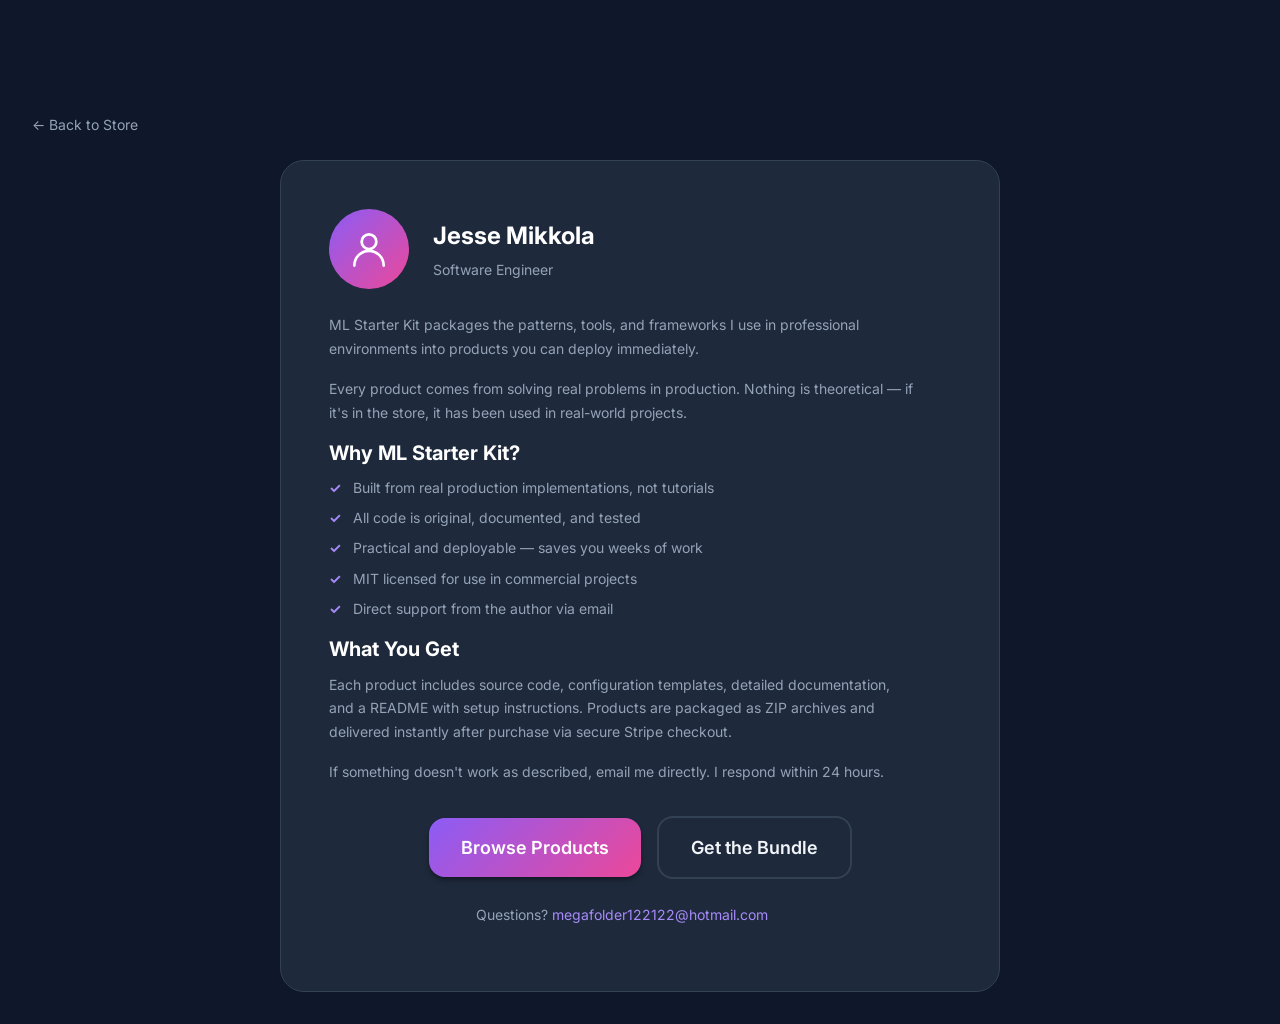
<file: about.html>
<!DOCTYPE html>
<html lang="en" data-theme="dark">
<head>
  <meta charset="UTF-8">
  <meta name="viewport" content="width=device-width, initial-scale=1.0">
  <meta name="robots" content="index, follow">
  <meta name="description" content="About ML Starter Kit. From Notebook to Production ML in Minutes.">
  <meta name="author" content="Jesse Mikkola">
  <meta name="theme-color" content="#8b5cf6">
  <link rel="canonical" href="https://inity13.github.io/ml-starter-kit/about.html">
  <title>About — ML Starter Kit</title>
  <link rel="icon" type="image/svg+xml" href="favicon.svg">
  <link rel="stylesheet" href="style.css">
  <style>
    .about-page { padding-top: calc(var(--header-height) + var(--space-12)); }
    .about-card {
      background: var(--color-card);
      border: 1px solid var(--color-card-border);
      border-radius: var(--radius-2xl);
      padding: var(--space-8);
      max-width: 720px;
      margin: 0 auto var(--space-8);
    }
    @media (min-width: 640px) { .about-card { padding: var(--space-12); } }
    .author-header { display: flex; align-items: center; gap: var(--space-6); margin-bottom: var(--space-6); }
    .author-avatar {
      width: 80px; height: 80px; border-radius: 50%; flex-shrink: 0;
      background: var(--gradient-primary); display: flex; align-items: center; justify-content: center;
    }
    .author-avatar svg { width: 44px; height: 44px; stroke: white; fill: none; stroke-width: 1.5; stroke-linecap: round; stroke-linejoin: round; }
    .author-name { font-size: var(--text-2xl); font-weight: 700; color: var(--color-text-heading); margin-bottom: var(--space-1); }
    .author-role { font-size: var(--text-sm); color: var(--color-text-muted); }
    .about-card h2 { font-size: var(--text-xl); margin-bottom: var(--space-3); }
    .about-card p { margin-bottom: var(--space-4); font-size: var(--text-sm); line-height: 1.7; }
    .about-card ul { margin-bottom: var(--space-4); }
    .about-card li {
      display: flex; align-items: flex-start; gap: var(--space-3);
      font-size: var(--text-sm); color: var(--color-text-muted); margin-bottom: var(--space-2);
    }
    .about-card li .check { color: var(--color-accent); font-weight: 700; flex-shrink: 0; }
    .about-cta { text-align: center; margin-top: var(--space-8); }
    .contact-line { text-align: center; font-size: var(--text-sm); color: var(--color-text-muted); margin-top: var(--space-6); }
    .contact-line a { color: var(--color-primary-light); }
    .back-link { display: inline-block; margin-bottom: var(--space-6); font-size: var(--text-sm); color: var(--color-text-muted); }
    .back-link:hover { color: var(--color-text); }
  </style>
</head>
<body>
  <main class="about-page">
    <div class="container">
      <a href="index.html" class="back-link">&larr; Back to Store</a>
      <div class="about-card">
        <div class="author-header">
          <div class="author-avatar" aria-hidden="true">
            <svg viewBox="0 0 24 24"><circle cx="12" cy="8" r="4"/><path d="M20 21a8 8 0 0 0-16 0"/></svg>
          </div>
          <div>
            <div class="author-name">Jesse Mikkola</div>
            <div class="author-role">Software Engineer</div>
          </div>
        </div>

        <p>ML Starter Kit packages the patterns, tools, and frameworks I use in professional environments into products you can deploy immediately.</p>

        <p>Every product comes from solving real problems in production. Nothing is theoretical — if it's in the store, it has been used in real-world projects.</p>

        <h2>Why ML Starter Kit?</h2>
        <ul>
          <li><span class="check" aria-hidden="true">&#10003;</span> Built from real production implementations, not tutorials</li>
          <li><span class="check" aria-hidden="true">&#10003;</span> All code is original, documented, and tested</li>
          <li><span class="check" aria-hidden="true">&#10003;</span> Practical and deployable — saves you weeks of work</li>
          <li><span class="check" aria-hidden="true">&#10003;</span> MIT licensed for use in commercial projects</li>
          <li><span class="check" aria-hidden="true">&#10003;</span> Direct support from the author via email</li>
        </ul>

        <h2>What You Get</h2>
        <p>Each product includes source code, configuration templates, detailed documentation, and a README with setup instructions. Products are packaged as ZIP archives and delivered instantly after purchase via secure Stripe checkout.</p>

        <p>If something doesn't work as described, email me directly. I respond within 24 hours.</p>

        <div class="about-cta">
          <a href="index.html#products" class="btn btn-primary btn-lg">Browse Products</a>
          <a href="index.html#bundle" class="btn btn-secondary btn-lg" style="margin-left: var(--space-3);">Get the Bundle</a>
        </div>

        <p class="contact-line">
          Questions? <a href="mailto:megafolder122122@hotmail.com">megafolder122122@hotmail.com</a>
        </p>
      </div>
    </div>
  </main>
  <script src="script.js"></script>
<!-- analytics-start -->
<script>
(function(){
  try{
    fetch("https://ferovwapilhcpqozqinn.supabase.co/rest/v1/page_views",{
      method:"POST",
      headers:{"Content-Type":"application/json","apikey":"eyJhbGciOiJIUzI1NiIsInR5cCI6IkpXVCJ9.eyJpc3MiOiJzdXBhYmFzZSIsInJlZiI6ImZlcm92d2FwaWxoY3Bxb3pxaW5uIiwicm9sZSI6ImFub24iLCJpYXQiOjE3NzMwMTU3NTYsImV4cCI6MjA4ODU5MTc1Nn0.RhBBxPaAw5Fyzal5m3GY_sdxiIAp_RVJ_ki8CUgPnRY","Authorization":"Bearer eyJhbGciOiJIUzI1NiIsInR5cCI6IkpXVCJ9.eyJpc3MiOiJzdXBhYmFzZSIsInJlZiI6ImZlcm92d2FwaWxoY3Bxb3pxaW5uIiwicm9sZSI6ImFub24iLCJpYXQiOjE3NzMwMTU3NTYsImV4cCI6MjA4ODU5MTc1Nn0.RhBBxPaAw5Fyzal5m3GY_sdxiIAp_RVJ_ki8CUgPnRY","Prefer":"return=minimal"},
      body:JSON.stringify({store_name:"ML Starter Kit",page_path:location.pathname,referrer:document.referrer||null,user_agent:navigator.userAgent}),
      keepalive:true
    }).catch(function(){});
  }catch(e){}
})();
</script>
<!-- analytics-end -->
</body>
</html>
</file>
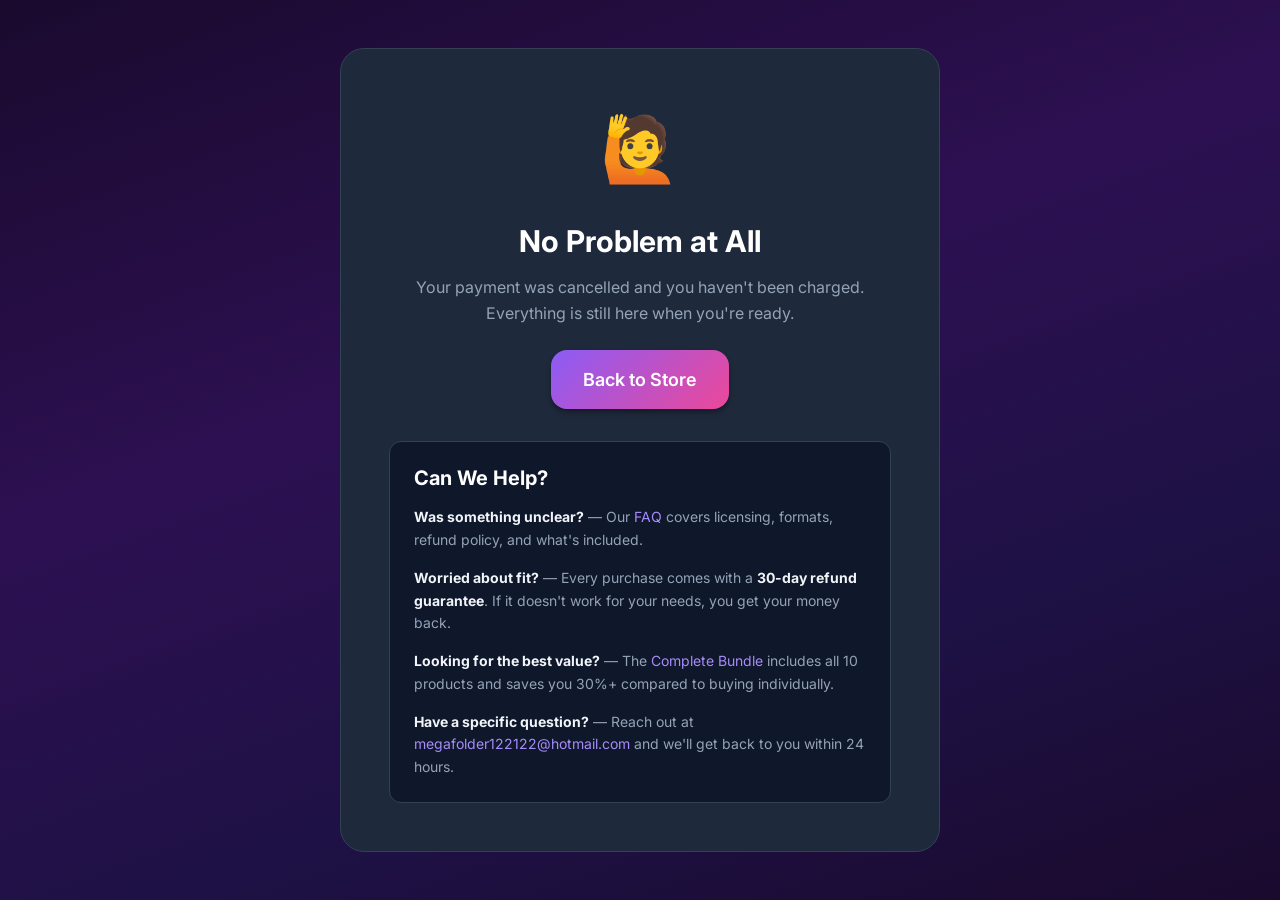
<file: cancel.html>
<!DOCTYPE html>
<html lang="en" data-theme="dark">
<head>
  <meta charset="UTF-8">
  <meta name="viewport" content="width=device-width, initial-scale=1.0">
  <meta name="robots" content="noindex, nofollow">
  <meta name="theme-color" content="#8b5cf6">
  <title>Payment Cancelled — ML Starter Kit</title>
  <link rel="icon" type="image/svg+xml" href="favicon.svg">
  <link rel="stylesheet" href="style.css">
</head>
<body>
  <main class="status-page">
    <div class="status-card">
      <span class="status-icon" aria-hidden="true">&#128587;</span>
      <h1>No Problem at All</h1>
      <p>Your payment was cancelled and you haven't been charged. Everything is still here when you're ready.</p>

      <div class="status-actions">
        <a href="index.html" class="btn btn-primary btn-lg">Back to Store</a>
      </div>

      <div class="next-steps" style="margin-top: 2rem;">
        <h2>Can We Help?</h2>
        <ul style="list-style: none; padding: 0; text-align: left;">
          <li style="margin-bottom: 1rem;">
            <strong>Was something unclear?</strong> — Our <a href="index.html#faq">FAQ</a> covers licensing, formats, refund policy, and what's included.
          </li>
          <li style="margin-bottom: 1rem;">
            <strong>Worried about fit?</strong> — Every purchase comes with a <strong>30-day refund guarantee</strong>. If it doesn't work for your needs, you get your money back.
          </li>
          <li style="margin-bottom: 1rem;">
            <strong>Looking for the best value?</strong> — The <a href="index.html#bundle">Complete Bundle</a> includes all 10 products and saves you 30%+ compared to buying individually.
          </li>
          <li>
            <strong>Have a specific question?</strong> — Reach out at <a href="mailto:megafolder122122@hotmail.com">megafolder122122@hotmail.com</a> and we'll get back to you within 24 hours.
          </li>
        </ul>
      </div>
    </div>
  </main>
  <script src="script.js"></script>
<!-- analytics-start -->
<script>
(function(){
  try{
    fetch("https://ferovwapilhcpqozqinn.supabase.co/rest/v1/page_views",{
      method:"POST",
      headers:{"Content-Type":"application/json","apikey":"eyJhbGciOiJIUzI1NiIsInR5cCI6IkpXVCJ9.eyJpc3MiOiJzdXBhYmFzZSIsInJlZiI6ImZlcm92d2FwaWxoY3Bxb3pxaW5uIiwicm9sZSI6ImFub24iLCJpYXQiOjE3NzMwMTU3NTYsImV4cCI6MjA4ODU5MTc1Nn0.RhBBxPaAw5Fyzal5m3GY_sdxiIAp_RVJ_ki8CUgPnRY","Authorization":"Bearer eyJhbGciOiJIUzI1NiIsInR5cCI6IkpXVCJ9.eyJpc3MiOiJzdXBhYmFzZSIsInJlZiI6ImZlcm92d2FwaWxoY3Bxb3pxaW5uIiwicm9sZSI6ImFub24iLCJpYXQiOjE3NzMwMTU3NTYsImV4cCI6MjA4ODU5MTc1Nn0.RhBBxPaAw5Fyzal5m3GY_sdxiIAp_RVJ_ki8CUgPnRY","Prefer":"return=minimal"},
      body:JSON.stringify({store_name:"ML Starter Kit",page_path:location.pathname,referrer:document.referrer||null,user_agent:navigator.userAgent}),
      keepalive:true
    }).catch(function(){});
  }catch(e){}
})();
</script>
<!-- analytics-end -->
</body>
</html>
</file>
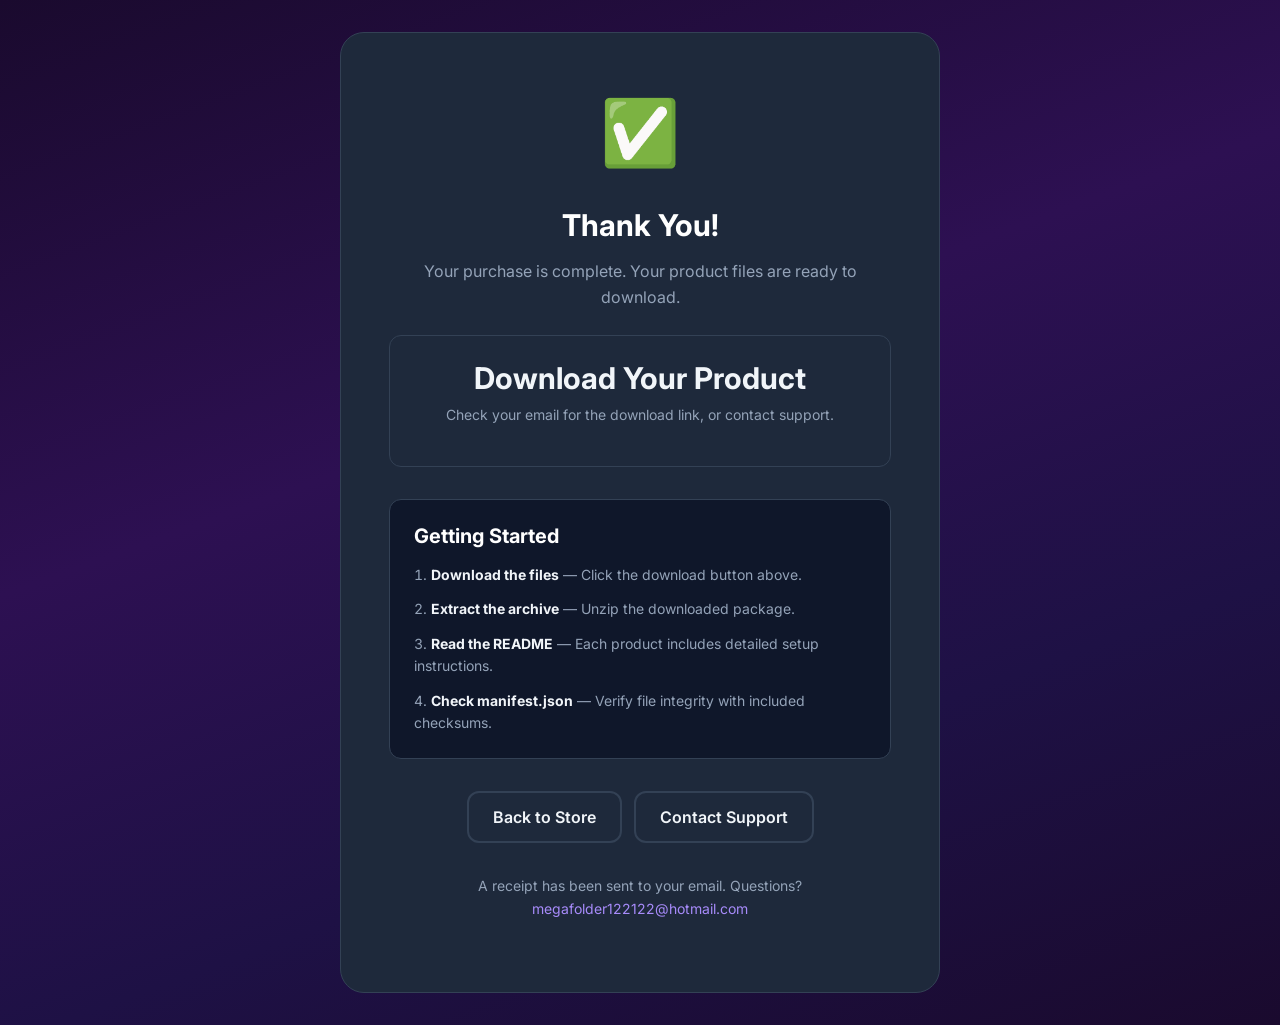
<file: success.html>
<!DOCTYPE html>
<html lang="en" data-theme="dark">
<head>
  <meta charset="UTF-8">
  <meta name="viewport" content="width=device-width, initial-scale=1.0">
  <meta name="robots" content="noindex, nofollow">
  <meta name="theme-color" content="#8b5cf6">
  <title>Purchase Complete — ML Starter Kit</title>
  <link rel="icon" type="image/svg+xml" href="favicon.svg">
  <link rel="stylesheet" href="style.css">
  <style>
    .download-card {
      background: var(--color-card-bg, #1e293b);
      border: 1px solid var(--color-border, #334155);
      border-radius: 12px;
      padding: 1.5rem;
      margin: 1.5rem 0;
      text-align: center;
    }
    .download-card h3 { margin: 0 0 0.5rem 0; color: var(--color-text, #f8fafc); }
    .download-card p { margin: 0 0 1rem 0; color: var(--color-text-muted, #94a3b8); font-size: 0.875rem; }
    .download-grid {
      display: grid;
      grid-template-columns: repeat(auto-fit, minmax(280px, 1fr));
      gap: 1rem;
      margin: 1.5rem 0;
    }
  </style>
</head>
<body>
  <main class="status-page">
    <div class="status-card">
      <span class="status-icon" aria-hidden="true">&#9989;</span>
      <h1>Thank You!</h1>
      <p>Your purchase is complete. Your product files are ready to download.</p>

      <div id="download-section"></div>

      <div class="next-steps">
        <h2>Getting Started</h2>
        <ol>
          <li><strong>Download the files</strong> — Click the download button above.</li>
          <li><strong>Extract the archive</strong> — Unzip the downloaded package.</li>
          <li><strong>Read the README</strong> — Each product includes detailed setup instructions.</li>
          <li><strong>Check manifest.json</strong> — Verify file integrity with included checksums.</li>
        </ol>
      </div>

      <div class="status-actions" style="margin-top: 2rem;">
        <a href="index.html" class="btn btn-secondary">Back to Store</a>
        <a href="mailto:megafolder122122@hotmail.com" class="btn btn-secondary">Contact Support</a>
      </div>

      <p style="margin-top: 2rem; font-size: 0.875rem; color: var(--color-text-muted);">
        A receipt has been sent to your email. Questions? <a href="mailto:megafolder122122@hotmail.com">megafolder122122@hotmail.com</a>
      </p>
    </div>
  </main>

  <script>
    (function() {
      var BASE = 'https://github.com/inity13/ml-starter-kit/releases/download/v1.0.0/';
      var products = {
        'mlflow-starter-kit': { name: 'MLflow Starter Kit', file: 'mlflow-starter-kit.zip', desc: 'MLflow experiment tracking setup, model registry patterns, and deployment config...' },
        'model-serving-templates': { name: 'Model Serving Templates', file: 'model-serving-templates.zip', desc: 'FastAPI/Flask model serving endpoints, batched inference, A/B testing, and canar...' },
        'feature-store-bootstrap': { name: 'Feature Store Bootstrap', file: 'feature-store-bootstrap.zip', desc: 'Feature store patterns using Feast, feature engineering pipelines, and offline/o...' },
        'experiment-tracking-pack': { name: 'Experiment Tracking Pack', file: 'experiment-tracking-pack.zip', desc: 'Experiment tracking with W&B and MLflow, custom dashboards, metrics comparison, ...' },
        'ml-pipeline-templates': { name: 'ML Pipeline Templates', file: 'ml-pipeline-templates.zip', desc: 'End-to-end ML pipelines: data ingestion, preprocessing, training, evaluation, an...' },
        'model-validation-framework': { name: 'Model Validation Framework', file: 'model-validation-framework.zip', desc: 'Model testing, data drift detection, performance monitoring, and validation gate...' },
        'hyperparameter-tuning-kit': { name: 'Hyperparameter Tuning Kit', file: 'hyperparameter-tuning-kit.zip', desc: 'Optuna/Ray Tune configs, search space definitions, pruning strategies, and distr...' },
        'ml-data-versioning': { name: 'ML Data Versioning', file: 'ml-data-versioning.zip', desc: 'DVC setup, data pipeline versioning, experiment reproducibility, and artifact ma...' },
        'gpu-training-toolkit': { name: 'GPU Training Toolkit', file: 'gpu-training-toolkit.zip', desc: 'Multi-GPU training configs, mixed precision training, distributed training, and ...' },
        'ml-monitoring-suite': { name: 'ML Monitoring Suite', file: 'ml-monitoring-suite.zip', desc: 'Model monitoring dashboards, alert configurations, data quality checks, and perf...' },
        'ml-starter-complete-bundle': { name: 'ML Starter Bundle', file: 'ml-starter-complete-bundle.zip', desc: 'All 10 ML Starter Kit products. Complete toolkit for production ML....' }
      };

      var params = new URLSearchParams(window.location.search);
      var productSlug = params.get('product');
      var section = document.getElementById('download-section');

      if (productSlug && products[productSlug]) {
        var p = products[productSlug];
        section.innerHTML = '<div class="download-card">' +
          '<h3>' + p.name + '</h3>' +
          '<p>' + p.desc + '</p>' +
          '<a href="' + BASE + p.file + '" class="btn btn-primary btn-lg" download>Download ' + p.file + '</a>' +
          '</div>';
      } else {
        section.innerHTML = '<div class="download-card">' +
          '<h3>Download Your Product</h3>' +
          '<p>Check your email for the download link, or contact support.</p>' +
          '</div>';
      }
    })();
  </script>
<!-- analytics-start -->
<script>
(function(){
  try{
    fetch("https://ferovwapilhcpqozqinn.supabase.co/rest/v1/page_views",{
      method:"POST",
      headers:{"Content-Type":"application/json","apikey":"eyJhbGciOiJIUzI1NiIsInR5cCI6IkpXVCJ9.eyJpc3MiOiJzdXBhYmFzZSIsInJlZiI6ImZlcm92d2FwaWxoY3Bxb3pxaW5uIiwicm9sZSI6ImFub24iLCJpYXQiOjE3NzMwMTU3NTYsImV4cCI6MjA4ODU5MTc1Nn0.RhBBxPaAw5Fyzal5m3GY_sdxiIAp_RVJ_ki8CUgPnRY","Authorization":"Bearer eyJhbGciOiJIUzI1NiIsInR5cCI6IkpXVCJ9.eyJpc3MiOiJzdXBhYmFzZSIsInJlZiI6ImZlcm92d2FwaWxoY3Bxb3pxaW5uIiwicm9sZSI6ImFub24iLCJpYXQiOjE3NzMwMTU3NTYsImV4cCI6MjA4ODU5MTc1Nn0.RhBBxPaAw5Fyzal5m3GY_sdxiIAp_RVJ_ki8CUgPnRY","Prefer":"return=minimal"},
      body:JSON.stringify({store_name:"ML Starter Kit",page_path:location.pathname,referrer:document.referrer||null,user_agent:navigator.userAgent}),
      keepalive:true
    }).catch(function(){});
  }catch(e){}
})();
</script>
<!-- analytics-end -->
</body>
</html>
</file>
<file: style.css>
/* ==========================================================================
   ML Starter Kit — Design System & Storefront Styles
   Theme: Data Engineering (deep blues, teals, data-visualization greens)
   ========================================================================== */

/* --- Google Fonts --- */
@import url('https://fonts.googleapis.com/css2?family=Inter:wght@400;500;600;700;800&family=JetBrains+Mono:wght@400;500;600&display=swap');

/* --- CSS Custom Properties (Dark Mode Default) --- */
:root {
  /* Brand Colors */
  --color-primary: #8b5cf6;
  --color-primary-light: #a78bfa;
  --color-primary-dark: #7c3aed;
  --color-secondary: #ec4899;
  --color-secondary-light: #f472b6;
  --color-accent: #a78bfa;
  --color-accent-light: #c4b5fd;

  /* Surfaces */
  --color-bg: #0f172a;
  --color-bg-alt: #0b1120;
  --color-card: #1e293b;
  --color-card-hover: #253449;
  --color-card-border: #334155;
  --color-surface: #162032;

  /* Text */
  --color-text: #f1f5f9;
  --color-text-muted: #94a3b8;
  --color-text-heading: #ffffff;
  --color-text-inverse: #0f172a;

  /* Status / Accent */
  --color-success: #10b981;
  --color-warning: #f59e0b;
  --color-danger: #ef4444;
  --color-crypto: #f7931a;

  /* Gradients */
  --gradient-primary: linear-gradient(135deg, var(--color-primary) 0%, var(--color-secondary) 100%);
  --gradient-accent: linear-gradient(135deg, var(--color-accent) 0%, var(--color-primary) 100%);
  --gradient-hero: linear-gradient(160deg, #1a0a2e 0%, #2d1052 40%, #1e1145 70%, #1a0a2e 100%);
  --gradient-bundle: linear-gradient(135deg, #6366f1 0%, #4f46e5 50%, #7c3aed 100%);

  /* Typography */
  --font-body: 'Inter', -apple-system, BlinkMacSystemFont, 'Segoe UI', sans-serif;
  --font-mono: 'JetBrains Mono', 'Fira Code', 'Cascadia Code', monospace;

  --text-xs: 0.75rem;
  --text-sm: 0.875rem;
  --text-base: 1rem;
  --text-lg: 1.125rem;
  --text-xl: 1.25rem;
  --text-2xl: 1.5rem;
  --text-3xl: 1.875rem;
  --text-4xl: 2.25rem;
  --text-5xl: 3rem;
  --text-6xl: 3.75rem;

  /* Spacing */
  --space-1: 0.25rem;
  --space-2: 0.5rem;
  --space-3: 0.75rem;
  --space-4: 1rem;
  --space-5: 1.25rem;
  --space-6: 1.5rem;
  --space-8: 2rem;
  --space-10: 2.5rem;
  --space-12: 3rem;
  --space-16: 4rem;
  --space-20: 5rem;
  --space-24: 6rem;

  /* Border Radius */
  --radius-sm: 0.375rem;
  --radius-md: 0.5rem;
  --radius-lg: 0.75rem;
  --radius-xl: 1rem;
  --radius-2xl: 1.5rem;
  --radius-full: 9999px;

  /* Shadows */
  --shadow-sm: 0 1px 2px 0 rgba(0, 0, 0, 0.3);
  --shadow-md: 0 4px 6px -1px rgba(0, 0, 0, 0.3), 0 2px 4px -2px rgba(0, 0, 0, 0.3);
  --shadow-lg: 0 10px 15px -3px rgba(0, 0, 0, 0.3), 0 4px 6px -4px rgba(0, 0, 0, 0.3);
  --shadow-xl: 0 20px 25px -5px rgba(0, 0, 0, 0.4), 0 8px 10px -6px rgba(0, 0, 0, 0.4);
  --shadow-glow-primary: 0 0 20px rgba(15, 118, 110, 0.3);
  --shadow-glow-accent: 0 0 20px rgba(16, 185, 129, 0.3);

  /* Transitions */
  --transition-fast: 150ms ease;
  --transition-base: 250ms ease;
  --transition-slow: 400ms ease;

  /* Layout */
  --container-max: 1280px;
  --header-height: 4rem;
}

/* --- Light Mode --- */
[data-theme="light"] {
  --color-bg: #f8fafc;
  --color-bg-alt: #f1f5f9;
  --color-card: #ffffff;
  --color-card-hover: #f8fafc;
  --color-card-border: #e2e8f0;
  --color-surface: #ffffff;
  --color-text: #1e293b;
  --color-text-muted: #64748b;
  --color-text-heading: #0f172a;
  --color-text-inverse: #f1f5f9;
  --gradient-hero: linear-gradient(160deg, #f8fafc 0%, #e0f2fe 40%, #ccfbf1 70%, #f8fafc 100%);
  --shadow-sm: 0 1px 2px 0 rgba(0, 0, 0, 0.05);
  --shadow-md: 0 4px 6px -1px rgba(0, 0, 0, 0.07), 0 2px 4px -2px rgba(0, 0, 0, 0.07);
  --shadow-lg: 0 10px 15px -3px rgba(0, 0, 0, 0.08), 0 4px 6px -4px rgba(0, 0, 0, 0.08);
  --shadow-xl: 0 20px 25px -5px rgba(0, 0, 0, 0.1), 0 8px 10px -6px rgba(0, 0, 0, 0.1);
  --shadow-glow-primary: 0 0 20px rgba(15, 118, 110, 0.15);
  --shadow-glow-accent: 0 0 20px rgba(16, 185, 129, 0.15);
}

/* --- Reset & Base --- */
*,
*::before,
*::after {
  box-sizing: border-box;
  margin: 0;
  padding: 0;
}

html {
  scroll-behavior: smooth;
  -webkit-text-size-adjust: 100%;
  font-size: 16px;
}

body {
  font-family: var(--font-body);
  background-color: var(--color-bg);
  color: var(--color-text);
  line-height: 1.6;
  -webkit-font-smoothing: antialiased;
  -moz-osx-font-smoothing: grayscale;
  overflow-x: hidden;
}

img {
  max-width: 100%;
  height: auto;
  display: block;
}

a {
  color: var(--color-primary-light);
  text-decoration: none;
  transition: color var(--transition-fast);
}

a:hover {
  color: var(--color-accent);
}

a:focus-visible {
  outline: 2px solid var(--color-accent);
  outline-offset: 2px;
  border-radius: var(--radius-sm);
}

ul, ol {
  list-style: none;
}

/* --- Typography --- */
h1, h2, h3, h4, h5, h6 {
  color: var(--color-text-heading);
  font-weight: 700;
  line-height: 1.2;
}

h1 { font-size: var(--text-4xl); }
h2 { font-size: var(--text-3xl); }
h3 { font-size: var(--text-2xl); }
h4 { font-size: var(--text-xl); }

@media (min-width: 768px) {
  h1 { font-size: var(--text-5xl); }
  h2 { font-size: var(--text-4xl); }
  h3 { font-size: var(--text-3xl); }
}

@media (min-width: 1024px) {
  h1 { font-size: var(--text-6xl); }
}

p {
  color: var(--color-text-muted);
  max-width: 65ch;
}

code, pre {
  font-family: var(--font-mono);
}

/* --- Layout --- */
.container {
  width: 100%;
  max-width: var(--container-max);
  margin: 0 auto;
  padding: 0 var(--space-4);
}

@media (min-width: 640px) {
  .container { padding: 0 var(--space-6); }
}

@media (min-width: 1024px) {
  .container { padding: 0 var(--space-8); }
}

.section {
  padding: var(--space-16) 0;
}

@media (min-width: 768px) {
  .section { padding: var(--space-20) 0; }
}

@media (min-width: 1024px) {
  .section { padding: var(--space-24) 0; }
}

.section-header {
  text-align: center;
  margin-bottom: var(--space-12);
}

.section-header h2 {
  margin-bottom: var(--space-4);
}

.section-header p {
  margin: 0 auto;
  font-size: var(--text-lg);
}

.section-label {
  display: inline-block;
  font-size: var(--text-sm);
  font-weight: 600;
  text-transform: uppercase;
  letter-spacing: 0.1em;
  color: var(--color-accent);
  margin-bottom: var(--space-3);
}

/* --- Skip Link (Accessibility) --- */
.skip-link {
  position: absolute;
  top: -100%;
  left: var(--space-4);
  padding: var(--space-2) var(--space-4);
  background: var(--color-accent);
  color: var(--color-text-inverse);
  border-radius: var(--radius-md);
  font-weight: 600;
  z-index: 1000;
  transition: top var(--transition-fast);
}

.skip-link:focus {
  top: var(--space-4);
}

/* ==========================================================================
   Header / Navigation
   ========================================================================== */
.site-header {
  position: fixed;
  top: 0;
  left: 0;
  right: 0;
  z-index: 100;
  height: var(--header-height);
  backdrop-filter: blur(12px);
  -webkit-backdrop-filter: blur(12px);
  background-color: rgba(15, 23, 42, 0.85);
  border-bottom: 1px solid rgba(51, 65, 85, 0.5);
  transition: background-color var(--transition-base);
}

[data-theme="light"] .site-header {
  background-color: rgba(248, 250, 252, 0.9);
  border-bottom-color: rgba(226, 232, 240, 0.8);
}

.header-inner {
  display: flex;
  align-items: center;
  justify-content: space-between;
  height: 100%;
}

.logo {
  display: flex;
  align-items: center;
  gap: var(--space-2);
  font-weight: 800;
  font-size: var(--text-xl);
  color: var(--color-text-heading);
}

.logo-icon {
  width: 2rem;
  height: 2rem;
  background: var(--gradient-primary);
  border-radius: var(--radius-md);
  display: flex;
  align-items: center;
  justify-content: center;
  font-size: var(--text-sm);
  color: white;
}

.nav-desktop {
  display: none;
  align-items: center;
  gap: var(--space-6);
}

@media (min-width: 768px) {
  .nav-desktop { display: flex; }
}

.nav-desktop a {
  font-size: var(--text-sm);
  font-weight: 500;
  color: var(--color-text-muted);
  transition: color var(--transition-fast);
}

.nav-desktop a:hover {
  color: var(--color-text);
}

.header-actions {
  display: flex;
  align-items: center;
  gap: var(--space-3);
}

/* Theme Toggle */
.theme-toggle {
  background: none;
  border: 1px solid var(--color-card-border);
  border-radius: var(--radius-md);
  padding: var(--space-2);
  cursor: pointer;
  color: var(--color-text-muted);
  display: flex;
  align-items: center;
  justify-content: center;
  width: 2.25rem;
  height: 2.25rem;
  transition: all var(--transition-fast);
}

.theme-toggle:hover {
  color: var(--color-text);
  border-color: var(--color-text-muted);
}

.theme-toggle:focus-visible {
  outline: 2px solid var(--color-accent);
  outline-offset: 2px;
}

.theme-toggle .icon-sun,
[data-theme="light"] .theme-toggle .icon-moon {
  display: none;
}

[data-theme="light"] .theme-toggle .icon-sun {
  display: block;
}

/* Mobile menu button */
.mobile-menu-btn {
  display: flex;
  background: none;
  border: none;
  color: var(--color-text);
  cursor: pointer;
  padding: var(--space-2);
}

@media (min-width: 768px) {
  .mobile-menu-btn { display: none; }
}

.mobile-menu-btn svg {
  width: 1.5rem;
  height: 1.5rem;
}

/* Mobile Navigation */
.nav-mobile {
  display: none;
  position: fixed;
  top: var(--header-height);
  left: 0;
  right: 0;
  bottom: 0;
  background-color: var(--color-bg);
  padding: var(--space-6);
  z-index: 99;
  flex-direction: column;
  gap: var(--space-4);
}

.nav-mobile.active {
  display: flex;
}

.nav-mobile a {
  font-size: var(--text-lg);
  font-weight: 500;
  color: var(--color-text-muted);
  padding: var(--space-3) 0;
  border-bottom: 1px solid var(--color-card-border);
}

.nav-mobile a:hover {
  color: var(--color-text);
}

/* ==========================================================================
   Buttons
   ========================================================================== */
.btn {
  display: inline-flex;
  align-items: center;
  justify-content: center;
  gap: var(--space-2);
  padding: var(--space-3) var(--space-6);
  font-family: var(--font-body);
  font-size: var(--text-base);
  font-weight: 600;
  border-radius: var(--radius-lg);
  border: none;
  cursor: pointer;
  text-decoration: none;
  transition: all var(--transition-base);
  white-space: nowrap;
  line-height: 1.5;
}

.btn:focus-visible {
  outline: 2px solid var(--color-accent);
  outline-offset: 2px;
}

.btn-lg {
  padding: var(--space-4) var(--space-8);
  font-size: var(--text-lg);
  border-radius: var(--radius-xl);
}

.btn-sm {
  padding: var(--space-2) var(--space-4);
  font-size: var(--text-sm);
}

/* Primary Button — Gradient */
.btn-primary {
  background: var(--gradient-primary);
  color: #ffffff;
  box-shadow: var(--shadow-md), 0 0 0 0 rgba(15, 118, 110, 0);
}

.btn-primary:hover {
  transform: translateY(-1px);
  box-shadow: var(--shadow-lg), var(--shadow-glow-primary);
  color: #ffffff;
}

.btn-primary:active {
  transform: translateY(0);
}

/* Secondary Button — Outline */
.btn-secondary {
  background: transparent;
  color: var(--color-text);
  border: 2px solid var(--color-card-border);
}

.btn-secondary:hover {
  border-color: var(--color-primary-light);
  color: var(--color-primary-light);
  background: rgba(15, 118, 110, 0.08);
}

/* Accent Button */
.btn-accent {
  background: var(--gradient-accent);
  color: #ffffff;
  box-shadow: var(--shadow-md);
}

.btn-accent:hover {
  transform: translateY(-1px);
  box-shadow: var(--shadow-lg), var(--shadow-glow-accent);
  color: #ffffff;
}

/* Crypto Button */
.btn-crypto {
  background: transparent;
  color: var(--color-crypto);
  border: 2px solid var(--color-crypto);
}

.btn-crypto:hover {
  background: rgba(247, 147, 26, 0.1);
  box-shadow: 0 0 20px rgba(247, 147, 26, 0.2);
}

/* Bundle Button — Special */
.btn-bundle {
  background: var(--gradient-bundle);
  color: #ffffff;
  font-size: var(--text-lg);
  padding: var(--space-4) var(--space-10);
  box-shadow: var(--shadow-lg);
}

.btn-bundle:hover {
  transform: translateY(-2px);
  box-shadow: var(--shadow-xl), 0 0 30px rgba(99, 102, 241, 0.4);
  color: #ffffff;
}

/* ==========================================================================
   Hero Section
   ========================================================================== */
.hero {
  position: relative;
  min-height: 100vh;
  display: flex;
  align-items: center;
  background: var(--gradient-hero);
  padding-top: calc(var(--header-height) + var(--space-8));
  overflow: hidden;
}

.hero::before {
  content: '';
  position: absolute;
  top: 0;
  left: 0;
  right: 0;
  bottom: 0;
  background:
    radial-gradient(ellipse 600px 400px at 20% 50%, rgba(15, 118, 110, 0.12) 0%, transparent 70%),
    radial-gradient(ellipse 500px 300px at 80% 30%, rgba(30, 64, 175, 0.1) 0%, transparent 70%);
  pointer-events: none;
}

/* Animated grid lines background */
.hero-grid {
  position: absolute;
  inset: 0;
  background-image:
    linear-gradient(rgba(15, 118, 110, 0.05) 1px, transparent 1px),
    linear-gradient(90deg, rgba(15, 118, 110, 0.05) 1px, transparent 1px);
  background-size: 60px 60px;
  pointer-events: none;
  mask-image: radial-gradient(ellipse 80% 60% at 50% 50%, black, transparent);
  -webkit-mask-image: radial-gradient(ellipse 80% 60% at 50% 50%, black, transparent);
}

[data-theme="light"] .hero-grid {
  background-image:
    linear-gradient(rgba(15, 118, 110, 0.08) 1px, transparent 1px),
    linear-gradient(90deg, rgba(15, 118, 110, 0.08) 1px, transparent 1px);
}

.hero-content {
  position: relative;
  z-index: 1;
  text-align: center;
  max-width: 800px;
  margin: 0 auto;
}

.hero-badge {
  display: inline-flex;
  align-items: center;
  gap: var(--space-2);
  padding: var(--space-2) var(--space-4);
  background: rgba(16, 185, 129, 0.1);
  border: 1px solid rgba(16, 185, 129, 0.2);
  border-radius: var(--radius-full);
  font-size: var(--text-sm);
  font-weight: 500;
  color: var(--color-accent);
  margin-bottom: var(--space-6);
}

.hero-badge .pulse-dot {
  width: 8px;
  height: 8px;
  background: var(--color-accent);
  border-radius: 50%;
  animation: pulse 2s ease-in-out infinite;
}

@keyframes pulse {
  0%, 100% { opacity: 1; transform: scale(1); }
  50% { opacity: 0.5; transform: scale(1.5); }
}

.hero h1 {
  margin-bottom: var(--space-6);
  letter-spacing: -0.02em;
}

.hero h1 .gradient-text {
  background: var(--gradient-accent);
  -webkit-background-clip: text;
  background-clip: text;
  -webkit-text-fill-color: transparent;
}

.hero-subtitle {
  font-size: var(--text-lg);
  color: var(--color-text-muted);
  margin-bottom: var(--space-8);
  max-width: 600px;
  margin-left: auto;
  margin-right: auto;
}

@media (min-width: 768px) {
  .hero-subtitle { font-size: var(--text-xl); }
}

.hero-actions {
  display: flex;
  flex-wrap: wrap;
  gap: var(--space-4);
  justify-content: center;
  margin-bottom: var(--space-10);
}

/* Trust Indicators */
.trust-indicators {
  display: flex;
  flex-wrap: wrap;
  justify-content: center;
  gap: var(--space-6);
  padding-top: var(--space-8);
  border-top: 1px solid rgba(51, 65, 85, 0.3);
}

.trust-item {
  display: flex;
  align-items: center;
  gap: var(--space-2);
  font-size: var(--text-sm);
  color: var(--color-text-muted);
}

.trust-item .trust-icon {
  color: var(--color-accent);
  font-size: var(--text-lg);
}

.trust-item .counter {
  font-weight: 700;
  color: var(--color-text);
}

/* ==========================================================================
   Problem / Solution Section
   ========================================================================== */
.problems-section {
  background: var(--color-bg-alt);
}

.problems-grid {
  display: grid;
  grid-template-columns: 1fr;
  gap: var(--space-6);
}

@media (min-width: 768px) {
  .problems-grid { grid-template-columns: repeat(3, 1fr); }
}

.problem-card {
  background: var(--color-card);
  border: 1px solid var(--color-card-border);
  border-radius: var(--radius-xl);
  padding: var(--space-6);
  text-align: center;
  transition: all var(--transition-base);
}

.problem-card:hover {
  border-color: var(--color-primary);
  box-shadow: var(--shadow-glow-primary);
}

.problem-icon {
  font-size: var(--text-3xl);
  margin-bottom: var(--space-4);
  display: block;
}

.problem-card h3 {
  font-size: var(--text-lg);
  margin-bottom: var(--space-3);
}

.problem-card p {
  font-size: var(--text-sm);
  margin: 0 auto;
}

.problem-card .solution {
  margin-top: var(--space-4);
  padding-top: var(--space-4);
  border-top: 1px solid var(--color-card-border);
  font-size: var(--text-sm);
  font-weight: 600;
  color: var(--color-accent);
}

/* ==========================================================================
   Product Cards / Grid
   ========================================================================== */
.products-grid {
  display: grid;
  grid-template-columns: 1fr;
  gap: var(--space-6);
}

@media (min-width: 640px) {
  .products-grid { grid-template-columns: repeat(2, 1fr); }
}

@media (min-width: 1024px) {
  .products-grid { grid-template-columns: repeat(3, 1fr); }
}

.product-card {
  position: relative;
  background: var(--color-card);
  border: 1px solid var(--color-card-border);
  border-radius: var(--radius-xl);
  padding: var(--space-6);
  display: flex;
  flex-direction: column;
  transition: all var(--transition-base);
  overflow: hidden;
}

.product-card::before {
  content: '';
  position: absolute;
  top: 0;
  left: 0;
  right: 0;
  height: 3px;
  background: var(--card-gradient, var(--gradient-primary));
  opacity: 0;
  transition: opacity var(--transition-base);
}

.product-card:hover {
  transform: translateY(-4px);
  border-color: transparent;
  box-shadow: var(--shadow-xl), var(--shadow-glow-primary);
}

.product-card:hover::before {
  opacity: 1;
}

.product-card-icon {
  font-size: var(--text-3xl);
  margin-bottom: var(--space-4);
  display: inline-block;
}

.product-card h3 {
  font-size: var(--text-xl);
  margin-bottom: var(--space-2);
}

.product-card .tagline {
  font-size: var(--text-sm);
  color: var(--color-text-muted);
  margin-bottom: var(--space-4);
  flex-grow: 1;
}

.product-card .tech-tags {
  display: flex;
  flex-wrap: wrap;
  gap: var(--space-2);
  margin-bottom: var(--space-4);
}

.tech-tag {
  font-size: var(--text-xs);
  font-weight: 500;
  padding: var(--space-1) var(--space-2);
  background: rgba(15, 118, 110, 0.1);
  color: var(--color-primary-light);
  border-radius: var(--radius-sm);
  font-family: var(--font-mono);
}

.product-card .price-row {
  display: flex;
  align-items: center;
  justify-content: space-between;
  margin-top: auto;
  padding-top: var(--space-4);
  border-top: 1px solid var(--color-card-border);
}

.price {
  font-size: var(--text-2xl);
  font-weight: 800;
  color: var(--color-text-heading);
}

.price .currency {
  font-size: var(--text-sm);
  font-weight: 500;
  color: var(--color-text-muted);
  vertical-align: super;
}

.product-trust-line {
  margin-top: var(--space-3);
  font-size: 0.75rem;
  color: var(--color-text-muted);
  text-align: center;
  letter-spacing: 0.01em;
}

/* ==========================================================================
   Featured Product Section
   ========================================================================== */
.featured-section {
  background: var(--color-bg-alt);
}

.featured-product {
  display: grid;
  grid-template-columns: 1fr;
  gap: var(--space-8);
  background: var(--color-card);
  border: 1px solid var(--color-card-border);
  border-radius: var(--radius-2xl);
  padding: var(--space-8);
  overflow: hidden;
}

@media (min-width: 1024px) {
  .featured-product {
    grid-template-columns: 1fr 1fr;
    padding: var(--space-12);
  }
}

.featured-info {
  display: flex;
  flex-direction: column;
}

.featured-badge {
  display: inline-flex;
  align-items: center;
  gap: var(--space-2);
  width: fit-content;
  padding: var(--space-1) var(--space-3);
  background: rgba(249, 115, 22, 0.15);
  color: #f97316;
  font-size: var(--text-xs);
  font-weight: 700;
  text-transform: uppercase;
  letter-spacing: 0.1em;
  border-radius: var(--radius-full);
  margin-bottom: var(--space-4);
}

.featured-info h3 {
  font-size: var(--text-3xl);
  margin-bottom: var(--space-2);
}

.featured-info .tagline {
  font-size: var(--text-lg);
  color: var(--color-text-muted);
  margin-bottom: var(--space-6);
}

.feature-list {
  display: flex;
  flex-direction: column;
  gap: var(--space-3);
  margin-bottom: var(--space-6);
}

.feature-list li {
  display: flex;
  align-items: flex-start;
  gap: var(--space-3);
  font-size: var(--text-sm);
  color: var(--color-text-muted);
}

.feature-list li .check {
  color: var(--color-accent);
  font-weight: 700;
  flex-shrink: 0;
  margin-top: 2px;
}

.featured-actions {
  display: flex;
  flex-wrap: wrap;
  gap: var(--space-3);
  align-items: center;
  margin-top: auto;
}

.featured-price {
  font-size: var(--text-3xl);
  font-weight: 800;
  color: var(--color-text-heading);
  margin-right: var(--space-4);
}

/* Code Snippet Preview */
.featured-code {
  display: flex;
  flex-direction: column;
}

.code-tabs {
  display: flex;
  gap: 0;
  border-bottom: 1px solid var(--color-card-border);
  margin-bottom: 0;
}

.code-tab {
  padding: var(--space-2) var(--space-4);
  font-family: var(--font-mono);
  font-size: var(--text-xs);
  font-weight: 500;
  color: var(--color-text-muted);
  background: none;
  border: none;
  cursor: pointer;
  border-bottom: 2px solid transparent;
  transition: all var(--transition-fast);
}

.code-tab:hover {
  color: var(--color-text);
}

.code-tab.active {
  color: var(--color-accent);
  border-bottom-color: var(--color-accent);
}

.code-panel {
  display: none;
  flex: 1;
}

.code-panel.active {
  display: block;
}

.code-block {
  position: relative;
  background: var(--color-bg);
  border: 1px solid var(--color-card-border);
  border-radius: 0 0 var(--radius-lg) var(--radius-lg);
  overflow: hidden;
}

.code-block-header {
  display: flex;
  align-items: center;
  justify-content: space-between;
  padding: var(--space-2) var(--space-4);
  background: rgba(0, 0, 0, 0.2);
  border-bottom: 1px solid var(--color-card-border);
}

.code-block-filename {
  font-family: var(--font-mono);
  font-size: var(--text-xs);
  color: var(--color-text-muted);
}

.copy-btn {
  background: none;
  border: 1px solid var(--color-card-border);
  border-radius: var(--radius-sm);
  padding: var(--space-1) var(--space-2);
  font-family: var(--font-mono);
  font-size: var(--text-xs);
  color: var(--color-text-muted);
  cursor: pointer;
  transition: all var(--transition-fast);
}

.copy-btn:hover {
  border-color: var(--color-accent);
  color: var(--color-accent);
}

.copy-btn.copied {
  border-color: var(--color-success);
  color: var(--color-success);
}

pre {
  padding: var(--space-4);
  overflow-x: auto;
  font-size: var(--text-sm);
  line-height: 1.7;
  tab-size: 4;
}

pre code {
  font-family: var(--font-mono);
  color: var(--color-text);
}

/* Syntax highlighting classes */
.code-keyword { color: #c678dd; }
.code-string { color: #98c379; }
.code-comment { color: #5c6370; font-style: italic; }
.code-function { color: #61afef; }
.code-variable { color: #e06c75; }
.code-number { color: #d19a66; }
.code-class { color: #e5c07b; }
.code-decorator { color: #d19a66; }

[data-theme="light"] .code-keyword { color: #8839ef; }
[data-theme="light"] .code-string { color: #40a02b; }
[data-theme="light"] .code-comment { color: #9ca0b0; }
[data-theme="light"] .code-function { color: #1e66f5; }
[data-theme="light"] .code-variable { color: #d20f39; }
[data-theme="light"] .code-number { color: #fe640b; }
[data-theme="light"] .code-class { color: #df8e1d; }
[data-theme="light"] .code-decorator { color: #fe640b; }

/* ==========================================================================
   Bundle Section
   ========================================================================== */
.bundle-section {
  position: relative;
  overflow: hidden;
}

.bundle-card {
  position: relative;
  background: var(--color-card);
  border-radius: var(--radius-2xl);
  padding: var(--space-8);
  text-align: center;
  overflow: hidden;
}

@media (min-width: 768px) {
  .bundle-card { padding: var(--space-12); }
}

/* Animated gradient border */
.bundle-card::before {
  content: '';
  position: absolute;
  inset: 0;
  border-radius: var(--radius-2xl);
  padding: 2px;
  background: linear-gradient(135deg, #6366f1, #4f46e5, #7c3aed, #a855f7, #6366f1);
  background-size: 300% 300%;
  animation: borderGlow 4s ease infinite;
  -webkit-mask: linear-gradient(#fff 0 0) content-box, linear-gradient(#fff 0 0);
  mask: linear-gradient(#fff 0 0) content-box, linear-gradient(#fff 0 0);
  -webkit-mask-composite: xor;
  mask-composite: exclude;
  pointer-events: none;
}

@keyframes borderGlow {
  0%, 100% { background-position: 0% 50%; }
  50% { background-position: 100% 50%; }
}

.bundle-icon {
  font-size: 3.5rem;
  margin-bottom: var(--space-4);
  display: block;
}

.bundle-card h2 {
  font-size: var(--text-3xl);
  margin-bottom: var(--space-2);
}

@media (min-width: 768px) {
  .bundle-card h2 { font-size: var(--text-4xl); }
}

.bundle-card .tagline {
  font-size: var(--text-lg);
  color: var(--color-text-muted);
  margin-bottom: var(--space-8);
  max-width: 500px;
  margin-left: auto;
  margin-right: auto;
}

.bundle-pricing {
  display: flex;
  flex-wrap: wrap;
  align-items: center;
  justify-content: center;
  gap: var(--space-4);
  margin-bottom: var(--space-6);
}

.bundle-original-price {
  font-size: var(--text-2xl);
  font-weight: 600;
  color: var(--color-text-muted);
  text-decoration: line-through;
}

.bundle-price {
  font-size: var(--text-5xl);
  font-weight: 800;
  color: var(--color-text-heading);
}

.bundle-savings {
  display: inline-flex;
  align-items: center;
  padding: var(--space-2) var(--space-4);
  background: rgba(16, 185, 129, 0.15);
  color: var(--color-accent);
  font-weight: 700;
  font-size: var(--text-sm);
  border-radius: var(--radius-full);
}

.bundle-includes {
  display: grid;
  grid-template-columns: 1fr;
  gap: var(--space-3);
  max-width: 600px;
  margin: var(--space-8) auto;
  text-align: left;
}

@media (min-width: 640px) {
  .bundle-includes { grid-template-columns: repeat(2, 1fr); }
}

.bundle-includes li {
  display: flex;
  align-items: center;
  gap: var(--space-2);
  font-size: var(--text-sm);
  color: var(--color-text-muted);
}

.bundle-includes li .check {
  color: var(--color-accent);
  font-weight: 700;
  flex-shrink: 0;
}

.bundle-actions {
  display: flex;
  flex-wrap: wrap;
  justify-content: center;
  gap: var(--space-4);
  margin-top: var(--space-8);
}

.bundle-guarantee {
  margin-top: var(--space-6);
  font-size: var(--text-sm);
  color: var(--color-text-muted);
}

/* ==========================================================================
   Features Section
   ========================================================================== */
.features-grid {
  display: grid;
  grid-template-columns: 1fr;
  gap: var(--space-6);
}

@media (min-width: 640px) {
  .features-grid { grid-template-columns: repeat(2, 1fr); }
}

@media (min-width: 1024px) {
  .features-grid { grid-template-columns: repeat(3, 1fr); }
}

.feature-card {
  background: var(--color-card);
  border: 1px solid var(--color-card-border);
  border-radius: var(--radius-xl);
  padding: var(--space-6);
  transition: all var(--transition-base);
}

.feature-card:hover {
  border-color: var(--color-primary);
  transform: translateY(-2px);
  box-shadow: var(--shadow-glow-primary);
}

.feature-card-icon {
  font-size: var(--text-3xl);
  margin-bottom: var(--space-4);
  display: block;
}

.feature-card h3 {
  font-size: var(--text-lg);
  margin-bottom: var(--space-2);
}

.feature-card p {
  font-size: var(--text-sm);
}

/* ==========================================================================
   Social Proof / Testimonials
   ========================================================================== */
.testimonials-section {
  background: var(--color-bg-alt);
}

.testimonials-grid {
  display: grid;
  grid-template-columns: 1fr;
  gap: var(--space-6);
}

@media (min-width: 768px) {
  .testimonials-grid { grid-template-columns: repeat(3, 1fr); }
}

.testimonial-card {
  background: var(--color-card);
  border: 1px solid var(--color-card-border);
  border-radius: var(--radius-xl);
  padding: var(--space-6);
}

.testimonial-stars {
  color: #f59e0b;
  margin-bottom: var(--space-3);
  font-size: var(--text-sm);
  letter-spacing: 0.1em;
}

.testimonial-card blockquote {
  font-size: var(--text-sm);
  color: var(--color-text-muted);
  line-height: 1.7;
  margin-bottom: var(--space-4);
  font-style: normal;
}

.testimonial-author {
  display: flex;
  align-items: center;
  gap: var(--space-3);
  padding-top: var(--space-4);
  border-top: 1px solid var(--color-card-border);
}

.testimonial-avatar {
  width: 2.5rem;
  height: 2.5rem;
  border-radius: 50%;
  background: var(--gradient-primary);
  display: flex;
  align-items: center;
  justify-content: center;
  font-weight: 700;
  font-size: var(--text-sm);
  color: white;
  flex-shrink: 0;
}

.testimonial-name {
  font-weight: 600;
  font-size: var(--text-sm);
  color: var(--color-text);
}

.testimonial-role {
  font-size: var(--text-xs);
  color: var(--color-text-muted);
}

/* ==========================================================================
   FAQ Accordion
   ========================================================================== */
.faq-section {
  background: var(--color-bg);
}

.faq-list {
  max-width: 768px;
  margin: 0 auto;
  display: flex;
  flex-direction: column;
  gap: var(--space-3);
}

.faq-item {
  background: var(--color-card);
  border: 1px solid var(--color-card-border);
  border-radius: var(--radius-lg);
  overflow: hidden;
  transition: border-color var(--transition-fast);
}

.faq-item.active {
  border-color: var(--color-primary);
}

.faq-question {
  width: 100%;
  display: flex;
  align-items: center;
  justify-content: space-between;
  padding: var(--space-4) var(--space-5);
  background: none;
  border: none;
  cursor: pointer;
  font-family: var(--font-body);
  font-size: var(--text-base);
  font-weight: 600;
  color: var(--color-text);
  text-align: left;
  gap: var(--space-4);
  transition: color var(--transition-fast);
}

.faq-question:hover {
  color: var(--color-primary-light);
}

.faq-question:focus-visible {
  outline: 2px solid var(--color-accent);
  outline-offset: -2px;
  border-radius: var(--radius-lg);
}

.faq-chevron {
  flex-shrink: 0;
  width: 1.25rem;
  height: 1.25rem;
  color: var(--color-text-muted);
  transition: transform var(--transition-base);
}

.faq-item.active .faq-chevron {
  transform: rotate(180deg);
}

.faq-answer {
  max-height: 0;
  overflow: hidden;
  transition: max-height var(--transition-slow) ease;
}

.faq-answer-inner {
  padding: 0 var(--space-5) var(--space-5);
  font-size: var(--text-sm);
  color: var(--color-text-muted);
  line-height: 1.7;
}

/* ==========================================================================
   Footer
   ========================================================================== */
.site-footer {
  background: var(--color-bg-alt);
  border-top: 1px solid var(--color-card-border);
  padding: var(--space-12) 0 var(--space-8);
}

.footer-grid {
  display: grid;
  grid-template-columns: 1fr;
  gap: var(--space-8);
  margin-bottom: var(--space-8);
}

@media (min-width: 640px) {
  .footer-grid { grid-template-columns: repeat(2, 1fr); }
}

@media (min-width: 768px) {
  .footer-grid { grid-template-columns: 2fr 1fr 1fr 1fr; }
}

.footer-brand .logo {
  margin-bottom: var(--space-4);
}

.footer-brand p {
  font-size: var(--text-sm);
  color: var(--color-text-muted);
  max-width: 300px;
}

.footer-column h4 {
  font-size: var(--text-sm);
  font-weight: 700;
  text-transform: uppercase;
  letter-spacing: 0.05em;
  color: var(--color-text);
  margin-bottom: var(--space-4);
}

.footer-column ul {
  display: flex;
  flex-direction: column;
  gap: var(--space-2);
}

.footer-column a {
  font-size: var(--text-sm);
  color: var(--color-text-muted);
}

.footer-column a:hover {
  color: var(--color-text);
}

.footer-bottom {
  padding-top: var(--space-8);
  border-top: 1px solid var(--color-card-border);
  display: flex;
  flex-wrap: wrap;
  justify-content: space-between;
  align-items: center;
  gap: var(--space-4);
}

.footer-bottom p {
  font-size: var(--text-sm);
  color: var(--color-text-muted);
}

.footer-bottom-links {
  display: flex;
  gap: var(--space-4);
}

.footer-bottom-links a {
  font-size: var(--text-sm);
  color: var(--color-text-muted);
}

/* ==========================================================================
   Scroll Reveal Animations
   ========================================================================== */
.reveal {
  opacity: 0;
  transform: translateY(30px);
  transition: opacity 0.6s ease, transform 0.6s ease;
}

.reveal.visible {
  opacity: 1;
  transform: translateY(0);
}

.reveal-delay-1 { transition-delay: 0.1s; }
.reveal-delay-2 { transition-delay: 0.2s; }
.reveal-delay-3 { transition-delay: 0.3s; }
.reveal-delay-4 { transition-delay: 0.4s; }
.reveal-delay-5 { transition-delay: 0.5s; }

/* ==========================================================================
   Success / Cancel Page Styles
   ========================================================================== */
.status-page {
  min-height: 100vh;
  display: flex;
  align-items: center;
  justify-content: center;
  padding: var(--space-8) var(--space-4);
  background: var(--gradient-hero);
}

.status-card {
  background: var(--color-card);
  border: 1px solid var(--color-card-border);
  border-radius: var(--radius-2xl);
  padding: var(--space-8);
  max-width: 600px;
  width: 100%;
  text-align: center;
}

@media (min-width: 640px) {
  .status-card { padding: var(--space-12); }
}

.status-icon {
  font-size: 4rem;
  margin-bottom: var(--space-6);
  display: block;
}

.status-card h1 {
  font-size: var(--text-3xl);
  margin-bottom: var(--space-4);
}

.status-card p {
  margin: 0 auto var(--space-6);
  font-size: var(--text-base);
}

.status-actions {
  display: flex;
  flex-wrap: wrap;
  gap: var(--space-3);
  justify-content: center;
  margin-top: var(--space-6);
}

.next-steps {
  text-align: left;
  background: var(--color-bg);
  border: 1px solid var(--color-card-border);
  border-radius: var(--radius-lg);
  padding: var(--space-6);
  margin-top: var(--space-8);
}

.next-steps h2 {
  font-size: var(--text-xl);
  margin-bottom: var(--space-4);
}

.next-steps ol {
  list-style: decimal;
  list-style-position: inside;
  display: flex;
  flex-direction: column;
  gap: var(--space-3);
}

.next-steps li {
  font-size: var(--text-sm);
  color: var(--color-text-muted);
  line-height: 1.6;
}

.next-steps li strong {
  color: var(--color-text);
}

/* ==========================================================================
   Utility Classes
   ========================================================================== */
.sr-only {
  position: absolute;
  width: 1px;
  height: 1px;
  padding: 0;
  margin: -1px;
  overflow: hidden;
  clip: rect(0, 0, 0, 0);
  white-space: nowrap;
  border-width: 0;
}

.text-center { text-align: center; }
.text-gradient {
  background: var(--gradient-accent);
  -webkit-background-clip: text;
  background-clip: text;
  -webkit-text-fill-color: transparent;
}

/* ==========================================================================
   Cross-Sell Section
   ========================================================================== */
.cross-sell-section {
  background: var(--color-bg-alt, var(--color-bg));
}

.cross-sell-grid {
  display: grid;
  grid-template-columns: repeat(auto-fit, minmax(240px, 1fr));
  gap: var(--space-4, 1rem);
  margin-top: var(--space-6, 1.5rem);
}

.cross-sell-card {
  display: flex;
  flex-direction: column;
  align-items: center;
  text-align: center;
  padding: var(--space-6, 1.5rem);
  background: var(--color-card, #1e293b);
  border: 1px solid var(--color-card-border, #334155);
  border-radius: var(--radius-xl, 12px);
  text-decoration: none;
  color: var(--color-text, #f8fafc);
  transition: transform 0.2s ease, border-color 0.2s ease, box-shadow 0.2s ease;
}

.cross-sell-card:hover {
  transform: translateY(-4px);
  border-color: var(--color-primary-light, #14b8a6);
  box-shadow: 0 8px 24px rgba(0, 0, 0, 0.2);
}

.cross-sell-icon {
  font-size: 2rem;
  margin-bottom: var(--space-3, 0.75rem);
}

.cross-sell-card h3 {
  font-size: var(--text-base, 1rem);
  font-weight: 600;
  margin-bottom: var(--space-2, 0.5rem);
  color: var(--color-text-heading, #f8fafc);
}

.cross-sell-card p {
  font-size: var(--text-sm, 0.875rem);
  color: var(--color-text-muted, #94a3b8);
  margin-bottom: var(--space-3, 0.75rem);
  line-height: 1.5;
  flex-grow: 1;
}

.cross-sell-meta {
  font-size: var(--text-xs, 0.75rem);
  color: var(--color-primary-light, #14b8a6);
  font-weight: 600;
  text-transform: uppercase;
  letter-spacing: 0.05em;
}

/* ==========================================================================
   Reduced Motion
   ========================================================================== */
@media (prefers-reduced-motion: reduce) {
  *, *::before, *::after {
    animation-duration: 0.01ms !important;
    animation-iteration-count: 1 !important;
    transition-duration: 0.01ms !important;
    scroll-behavior: auto !important;
  }

  .reveal {
    opacity: 1;
    transform: none;
  }
}
</file>
